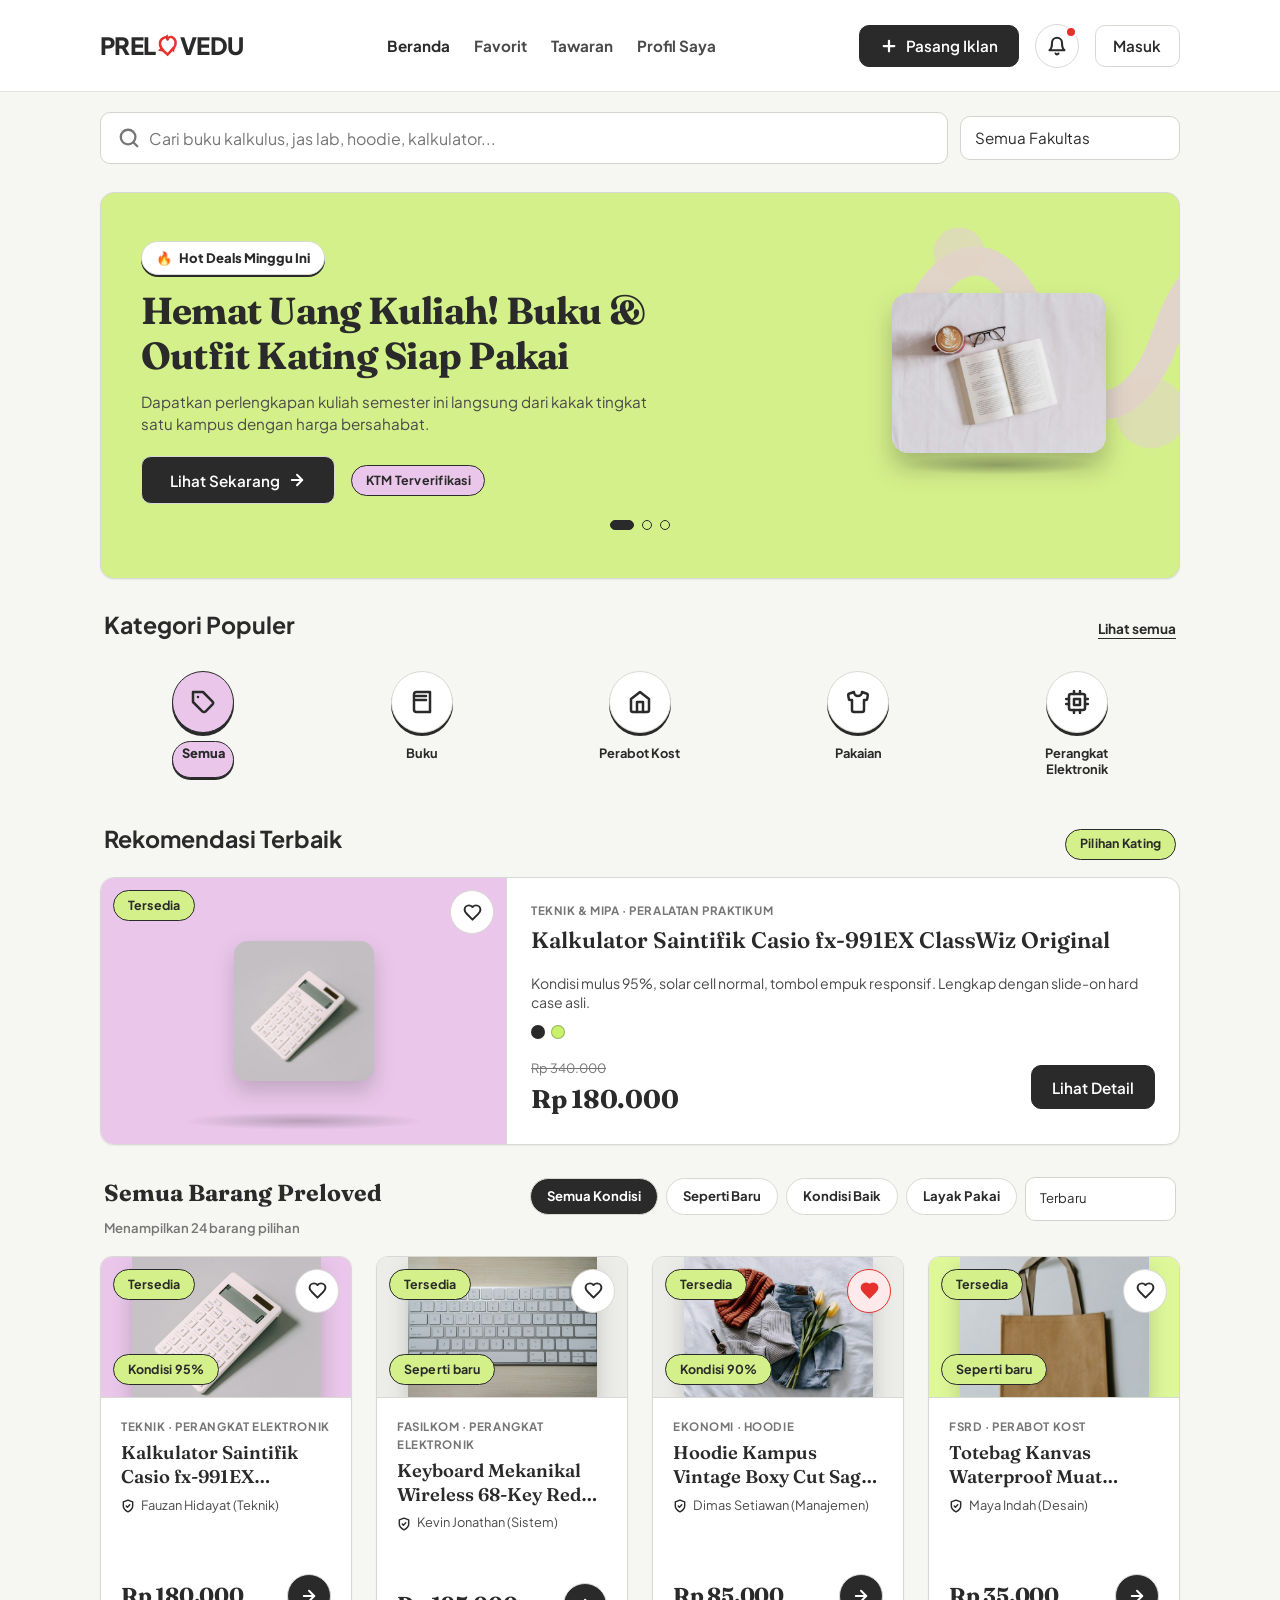
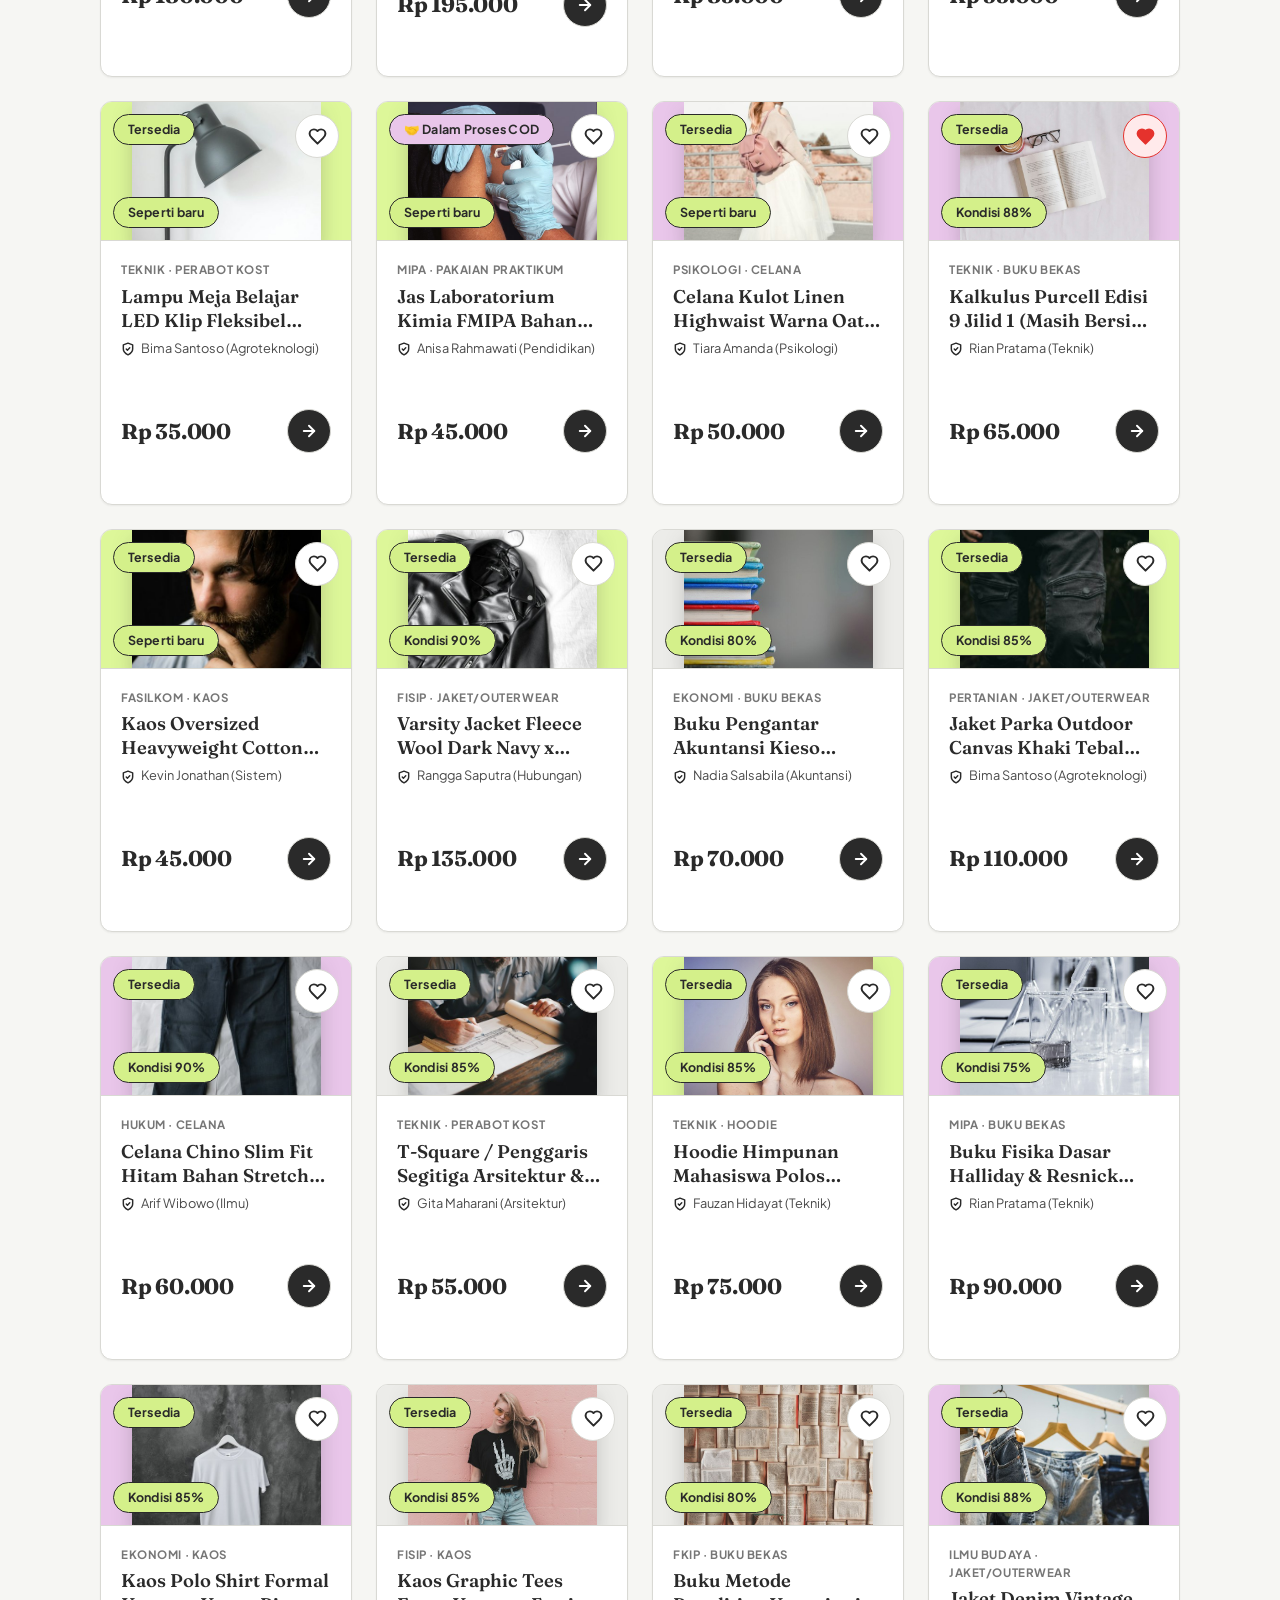
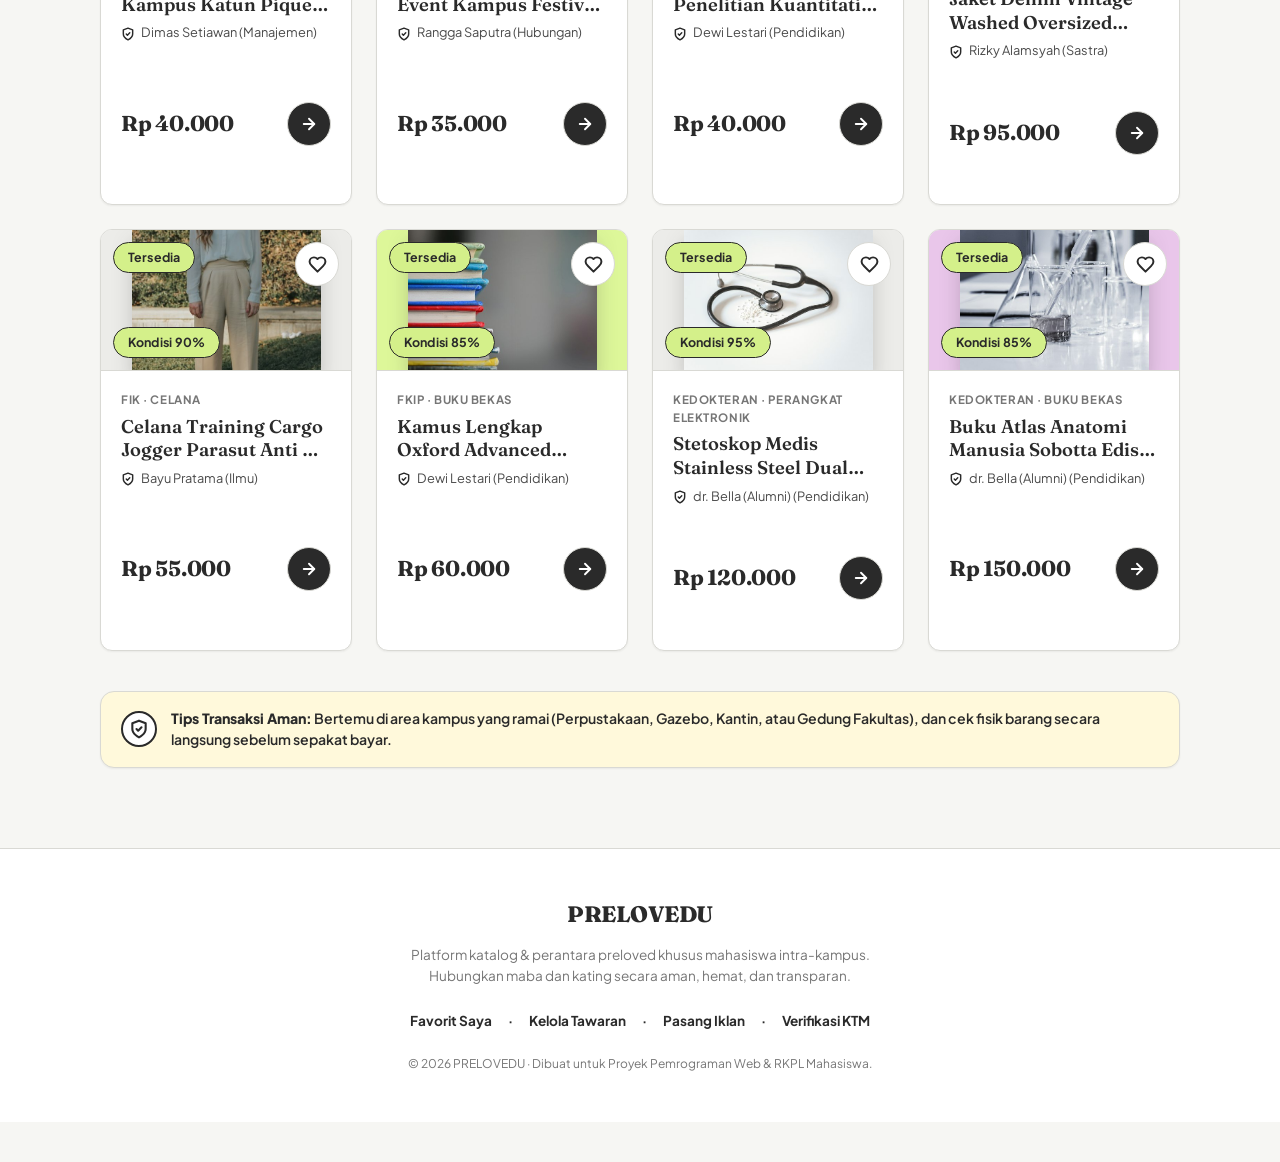
<file: web-preloved-unsil-main/index.html>
<!DOCTYPE html>
<html lang="id">
<head>
  <meta charset="UTF-8" />
  <meta name="viewport" content="width=device-width, initial-scale=1.0, maximum-scale=5.0" />
  <meta name="description" content="PRELOVEDU — Platform marketplace & katalog barang preloved khusus mahasiswa intra-kampus. Cari buku kuliah, jas lab, jaket himpunan murah dari kating." />
  <title>PRELOVEDU — Marketplace & Katalog Preloved Mahasiswa</title>

  <!-- Bootstrap 5 Grid & Utilities Foundation Only -->
  <link href="https://cdn.jsdelivr.net/npm/bootstrap@5.3.3/dist/css/bootstrap.min.css" rel="stylesheet" />

  <!-- PRELOVEDU Design Tokens & Custom Styles (Playful-Editorial) -->
  <link rel="stylesheet" href="assets/css/tokens.css" />
  <link rel="stylesheet" href="assets/css/base.css" />
  <link rel="stylesheet" href="assets/css/components.css" />
  <link rel="stylesheet" href="assets/css/pages.css" />
  <link rel="stylesheet" href="assets/css/refine.css" />
</head>
<body>

  <!-- 1. Header Sticky (Desktop & Top Bar Mobile) -->
  <div id="header-mount"></div>

  <!-- Konten Utama Aplikasi -->
  <main class="app-container" style="padding-top: 1.25rem;">

    <!-- Sapaan Pengguna & Baris Pencarian Cepat -->
    <section class="search-filter-section">
      <div class="search-bar-wrap">
        <span class="search-icon">
          <svg width="22" height="22" viewBox="0 0 24 24" fill="none" stroke="currentColor" stroke-width="2.5" stroke-linecap="round" stroke-linejoin="round">
            <circle cx="11" cy="11" r="8"></circle>
            <line x1="21" y1="21" x2="16.65" y2="16.65"></line>
          </svg>
        </span>
        <input type="text" 
               id="search-input" 
               class="input-pill" 
               placeholder="Cari buku kalkulus, jas lab, hoodie, kalkulator..." 
               autocomplete="off" />
      </div>

      <!-- Filter Fakultas (Dropdown Pill) -->
      <div class="faculty-dropdown-wrap">
        <select id="faculty-select" class="input-pill select-pill" aria-label="Filter berdasarkan Fakultas">
          <option value="Semua Fakultas">Semua Fakultas</option>
        </select>
      </div>
    </section>

    <!-- 2. Hero Banner "Hot Deals & Barang Kating" (Playful-Editorial Style) -->
    <section class="hero-banner" aria-label="Promo Unggulan">
      <!-- Ornamen Garis SVG Organik Lilac -->
      <svg class="hero-deco-squiggly" viewBox="0 0 200 200" fill="none" xmlns="http://www.w3.org/2000/svg">
        <path d="M20,100 C40,40 80,40 100,100 C120,160 160,160 180,100 C200,40 240,40 260,100" stroke="#E9C6EA" stroke-width="18" stroke-linecap="round"/>
        <circle cx="50" cy="50" r="16" fill="#E9C6EA" opacity="0.7"/>
        <circle cx="170" cy="150" r="22" fill="#E9C6EA" opacity="0.6"/>
      </svg>

      <div class="hero-banner-content">
        <div class="hero-text-col">
          <div class="hero-pill-tag">
            <span>🔥</span> Hot Deals Minggu Ini
          </div>
          <h1 class="hero-title">Hemat Uang Kuliah! Buku & Outfit Kating Siap Pakai</h1>
          <p class="hero-subtitle">
            Dapatkan perlengkapan kuliah semester ini langsung dari kakak tingkat satu kampus dengan harga bersahabat.
          </p>
          <div class="d-flex align-items-center gap-3">
            <a href="#katalog-section" class="btn-pill btn-pill-ink">
              <span>Lihat Sekarang</span>
              <svg width="18" height="18" viewBox="0 0 24 24" fill="none" stroke="currentColor" stroke-width="2.5" stroke-linecap="round" stroke-linejoin="round">
                <line x1="5" y1="12" x2="19" y2="12"></line>
                <polyline points="12 5 19 12 12 19"></polyline>
              </svg>
            </a>
            <span class="badge-pill badge-pill-lilac d-none d-sm-inline-flex">
              KTM Terverifikasi
            </span>
          </div>
        </div>

        <div class="hero-image-col">
          <div class="hero-featured-img-wrap">
            <img id="hero-img" src="assets/img/products/prd-001-1.jpg" alt="Buku Kalkulus Purcell Unggulan" class="hero-featured-img" style="border-radius: 16px; object-fit: cover;" />
            <div class="hero-featured-shadow"></div>
          </div>
        </div>
      </div>

      <!-- Carousel Dots Indicator -->
      <div class="carousel-dots">
        <button class="carousel-dot active" aria-label="Slide 1"></button>
        <button class="carousel-dot" aria-label="Slide 2"></button>
        <button class="carousel-dot" aria-label="Slide 3"></button>
      </div>
    </section>

    <!-- 3. Kategori Lingkaran (Horizontal Scrollable Chips) -->
    <section class="category-section" aria-label="Kategori Barang">
      <div class="section-header">
        <h2 class="section-title">
          <span>Kategori Populer</span>
        </h2>
        <a href="#katalog-section" class="section-link">Lihat semua</a>
      </div>
      
      <!-- List chip kategori bulat horizontal -->
      <div id="categories-container" class="category-chips-grid"></div>
    </section>

    <!-- 4. Featured Product (Kartu Horizontal Gaya Editorial) -->
    <section class="featured-section" aria-label="Produk Pilihan Khusus">
      <div class="section-header">
        <h2 class="section-title">
          <span>Rekomendasi Terbaik</span>
        </h2>
        <span class="badge-pill badge-pill-lime">Pilihan Kating</span>
      </div>

      <div class="featured-card">
        <div class="featured-card-media">
          <span class="badge-pill badge-pill-lime badge-status" style="position: absolute; top: 12px; left: 12px; z-index: 3;">Tersedia</span>
          <button type="button" class="btn-circle btn-circle-white btn-favorite" data-fav-id="prd-004" style="position: absolute; top: 12px; right: 12px; z-index: 3;" aria-label="Simpan Kalkulator Casio ke favorit" title="Simpan ke favorit">
            <svg width="19" height="19" viewBox="0 0 24 24" fill="none" stroke="currentColor" stroke-width="2.5" stroke-linecap="round" stroke-linejoin="round">
              <path d="M19 14c1.49-1.46 3-3.21 3-5.5A5.5 5.5 0 0 0 16.5 3c-1.76 0-3 .5-4.5 2-1.5-1.5-2.74-2-4.5-2A5.5 5.5 0 0 0 2 8.5c0 2.3 1.5 4.05 3 5.5l7 7Z"></path>
            </svg>
          </button>
          <a href="pages/detail.html?id=prd-004" class="d-flex align-items-center justify-content-center w-100 h-100" aria-label="Lihat detail Kalkulator Casio fx-991EX" tabindex="-1">
            <img src="assets/img/products/prd-004-1.jpg" alt="Kalkulator Casio fx-991EX" style="border-radius: 14px; object-fit: cover;" />
            <div class="product-thumb-shadow"></div>
          </a>
        </div>
        <div class="featured-card-content">
          <div>
            <div class="product-faculty-tag">Teknik & MIPA · Peralatan Praktikum</div>
            <h3 class="product-title" style="font-size:1.4rem;">
              <a href="pages/detail.html?id=prd-004">Kalkulator Saintifik Casio fx-991EX ClassWiz Original</a>
            </h3>
            <p style="color:var(--ink-light); font-size:0.88rem; line-height:1.4; margin-bottom:0.75rem;">
              Kondisi mulus 95%, solar cell normal, tombol empuk responsif. Lengkap dengan slide-on hard case asli.
            </p>
            <div class="color-swatches-row">
              <span class="color-swatch-dot" style="background:#2A2A2A;" title="Warna Charcoal"></span>
              <span class="color-swatch-dot" style="background:#C9F26B;" title="Aksen Lime"></span>
            </div>
          </div>
          
          <div class="product-card-footer">
            <div>
              <span style="font-size:0.8rem; text-decoration:line-through; color:var(--ink-muted);">Rp 340.000</span>
              <div class="product-price-val" style="font-size:1.6rem; color:var(--ink);">Rp 180.000</div>
            </div>
            <a href="pages/detail.html?id=prd-004" class="btn-pill btn-pill-lime" style="min-height:44px; padding:0.5rem 1.25rem;">
              <span>Lihat Detail</span>
            </a>
          </div>
        </div>
      </div>
    </section>

    <!-- 5. Katalog Utama & Filter Tambahan -->
    <section id="katalog-section" aria-label="Katalog Semua Produk">
      <div class="section-header flex-wrap gap-2">
        <div>
          <h2 class="section-title">Semua Barang Preloved</h2>
          <span id="products-count" style="font-size:0.82rem; color:var(--ink-muted); font-weight:600;">
            Menampilkan 24 barang pilihan
          </span>
        </div>

        <!-- Filter Chips Kondisi & Sorting -->
        <div class="d-flex align-items-center gap-2 flex-wrap">
          <div class="filter-pills-row">
            <button type="button" class="chip-filter active" data-condition="all">Semua Kondisi</button>
            <button type="button" class="chip-filter" data-condition="seperti_baru">Seperti Baru</button>
            <button type="button" class="chip-filter" data-condition="baik">Kondisi Baik</button>
            <button type="button" class="chip-filter" data-condition="layak_pakai">Layak Pakai</button>
          </div>

          <!-- Urutan -->
          <select id="sort-select" class="input-pill select-pill" style="height:38px; padding:0.25rem 2.25rem 0.25rem 0.85rem; font-size:0.82rem; width:auto;" aria-label="Urutkan Produk">
            <option value="terbaru">Terbaru</option>
            <option value="termurah">Harga Termurah</option>
            <option value="termahal">Harga Tertinggi</option>
          </select>
        </div>
      </div>

      <!-- Grid Produk Dinamis -->
      <div id="products-grid" class="products-grid">
        <!-- Skeleton Loading Awal -->
        <div class="skeleton-box" style="height: 320px;"></div>
        <div class="skeleton-box" style="height: 320px;"></div>
        <div class="skeleton-box" style="height: 320px;"></div>
        <div class="skeleton-box" style="height: 320px;"></div>
      </div>
    </section>

    <!-- 6. Pengingat Keamanan Ramah (Wajib Sesuai Bagian 2) -->
    <section class="safety-banner" role="note" aria-label="Pengingat Keamanan Transaksi">
      <div class="safety-icon">
        <svg width="20" height="20" viewBox="0 0 24 24" fill="none" stroke="#2A2A2A" stroke-width="2.5" stroke-linecap="round" stroke-linejoin="round">
          <path d="M12 22s8-4 8-10V5l-8-3-8 3v7c0 6 8 10 8 10z"></path>
          <path d="m9 12 2 2 4-4"></path>
        </svg>
      </div>
      <div>
        <strong>Tips Transaksi Aman:</strong> Bertemu di area kampus yang ramai (Perpustakaan, Gazebo, Kantin, atau Gedung Fakultas), dan cek fisik barang secara langsung sebelum sepakat bayar.
      </div>
    </section>

  </main>

  <!-- 7. Footer Informatif -->
  <footer class="app-footer">
    <div class="app-container">
      <div class="footer-brand">
        <!-- Logo Text -->
        <span style="font-family:var(--font-serif); font-size:1.4rem; font-weight:800; letter-spacing:-0.02em;">PRELOVEDU</span>
      </div>
      <p class="footer-text">
        Platform katalog & perantara preloved khusus mahasiswa intra-kampus. Hubungkan maba dan kating secara aman, hemat, dan transparan.
      </p>
      <div class="d-flex justify-content-center gap-3" style="font-size:0.85rem; font-weight:700;">
        <a href="pages/favorit.html">Favorit Saya</a>
        <span>·</span>
        <a href="pages/tawaran.html">Kelola Tawaran</a>
        <span>·</span>
        <a href="pages/jual.html">Pasang Iklan</a>
        <span>·</span>
        <a href="pages/profil.html">Verifikasi KTM</a>
      </div>
      <div style="font-size:0.75rem; color:var(--ink-muted); margin-top:1.5rem;">
        © 2026 PRELOVEDU · Dibuat untuk Proyek Pemrograman Web & RKPL Mahasiswa.
      </div>
    </div>
  </footer>

  <!-- 8. Bottom Navigation Bar Mobile -->
  <div id="bottom-nav-mount"></div>

  <!-- JavaScript Modules -->
  <script type="module" src="assets/js/main.js"></script>
</body>
</html>
</file>
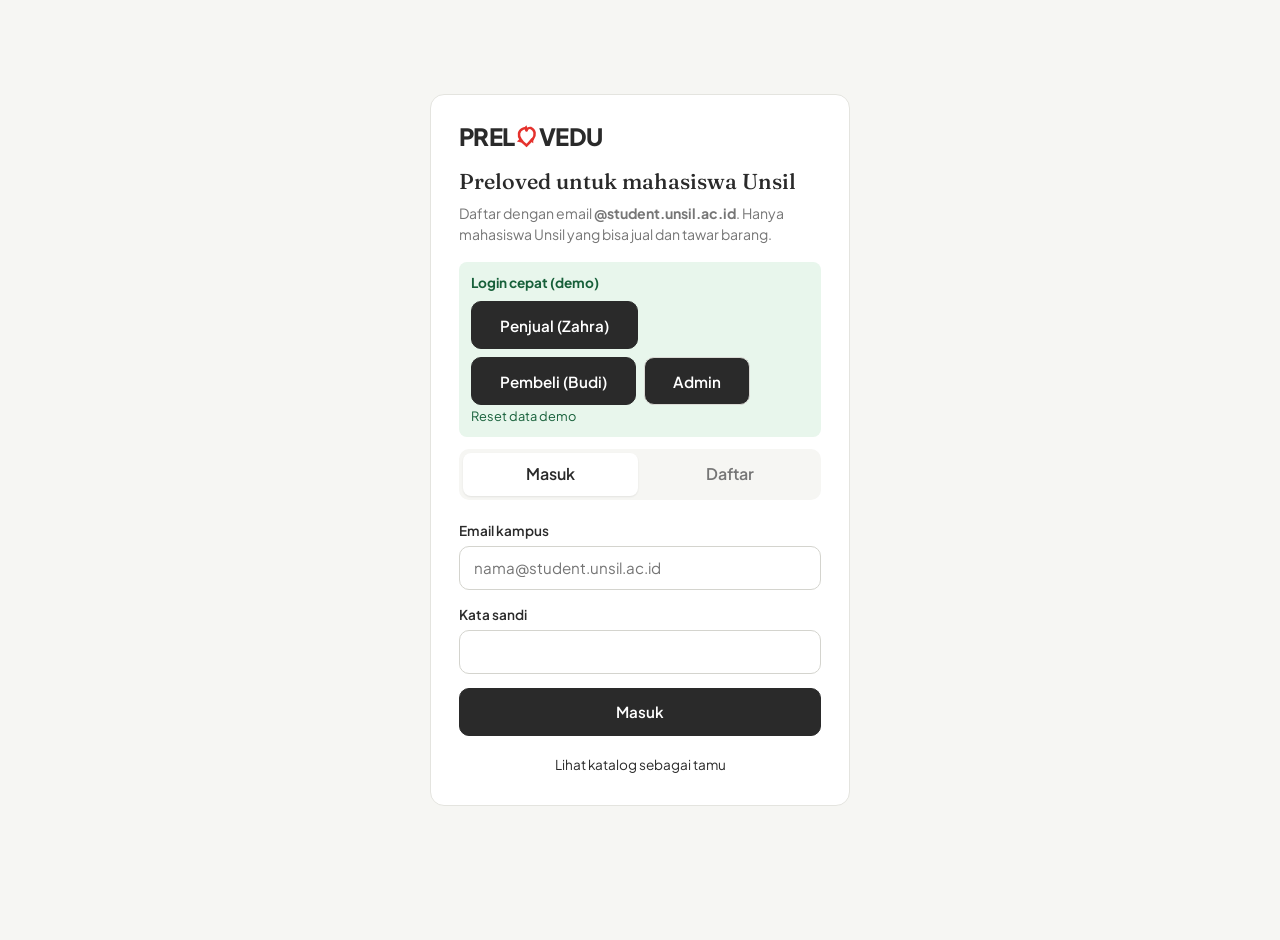
<file: web-preloved-unsil-main/pages/admin.html>
<!DOCTYPE html><html lang="id"><head><meta charset="UTF-8"><meta name="viewport" content="width=device-width, initial-scale=1.0"><title>Admin — PRELOVEDU</title><link href="https://cdn.jsdelivr.net/npm/bootstrap@5.3.3/dist/css/bootstrap.min.css" rel="stylesheet"><link rel="stylesheet" href="../assets/css/tokens.css"><link rel="stylesheet" href="../assets/css/base.css"><link rel="stylesheet" href="../assets/css/components.css"><link rel="stylesheet" href="../assets/css/pages.css"><link rel="stylesheet" href="../assets/css/refine.css"></head>
<body><div id="header-mount"></div>
<main class="app-container" style="padding-block:24px">
<h1 style="font-size:1.4rem;font-family:var(--font-serif);margin-bottom:16px">Dasbor Admin</h1>
<div class="stats" id="stats"></div>
<section class="panel"><h2>🔔 Notifikasi transaksi</h2><div id="notifs"></div></section>
<section class="panel"><h2>Akun mahasiswa</h2><div id="users"></div></section>
<section class="panel"><h2>Moderasi iklan</h2><div id="prods"></div></section>
</main><div id="bottom-nav-mount"></div>
<script type="module">
import {renderHeader,renderBottomNav,showToast} from '../assets/js/components/navbar.js';
import {getProducts,saveProducts,getOffers,getNotifs,saveNotifs} from '../assets/js/services/storage.js';
import {getUsers,saveUsers} from '../assets/js/services/auth.js';
document.getElementById('header-mount').innerHTML=renderHeader('admin','../');
document.getElementById('bottom-nav-mount').innerHTML=renderBottomNav('profil','../');
const esc=s=>String(s??'').replace(/[&<>"]/g,c=>({'&':'&amp;','<':'&lt;','>':'&gt;','"':'&quot;'}[c]));
function draw(){
  const U=getUsers().filter(u=>u.role!=='admin'),P=getProducts(),O=getOffers();
  document.getElementById('stats').innerHTML=[[U.length,'Akun mahasiswa'],[P.filter(p=>p.status!=='terjual').length,'Iklan aktif'],[O.filter(o=>o.status==='diterima').length,'Tawaran diterima'],[P.filter(p=>p.status==='terjual').length,'Barang terjual']].map(([n,l])=>'<div class="stat"><b>'+n+'</b><span>'+l+'</span></div>').join('');
  const N=getNotifs();
  document.getElementById('notifs').innerHTML=N.map(n=>'<div class="row-item" style="'+(n.read?'opacity:.5':'')+'"><div><b>'+(n.read?'':'● ')+'Transaksi selesai</b><small>'+esc(n.text)+'</small></div>'+(P.some(p=>p.id===n.productId)?'<button class="btn-sm2 danger" data-np="'+n.productId+'" data-n="'+n.id+'">Hapus dari katalog</button>':'<small>Sudah dihapus</small>')+'</div>').join('')||'<div class="row-item">Belum ada notifikasi.</div>';
  document.getElementById('users').innerHTML=U.map(u=>'<div class="row-item"><div><b>'+esc(u.name)+'</b><small>'+esc(u.email)+' · '+(u.verified?'Terverifikasi':'Belum verifikasi')+(u.suspended?' · Dinonaktifkan':'')+'</small>'+(u.ktmImage?'<br><a href="#" onclick="window.open(\''+u.ktmImage+'\')">Lihat KTM</a>':'')+'</div><div><button class="btn-sm2 '+(u.verified?'':'success')+'" data-v="'+u.id+'">'+(u.verified?'Verifikasi Ulang':'Verifikasi')+'</button><button class="btn-sm2'+(u.suspended?'':' danger')+'" data-u="'+u.id+'">'+(u.suspended?'Aktifkan':'Nonaktifkan')+'</button></div></div>').join('')||'<div class="row-item">Belum ada akun.</div>';
  document.getElementById('prods').innerHTML=P.map(p=>'<div class="row-item"><div><b>'+esc(p.title)+'</b><small>Rp '+Number(p.price||0).toLocaleString('id-ID')+' · '+esc(p.status)+'</small></div><button class="btn-sm2 danger" data-p="'+p.id+'">Hapus</button></div>').join('');
}
document.addEventListener('click',e=>{
  const np=e.target.closest('[data-np]');
  if(np){saveProducts(getProducts().filter(i=>i.id!==np.dataset.np));saveNotifs(getNotifs().map(n=>n.id===np.dataset.n?{...n,read:true}:n));showToast('Barang terjual dihapus dari katalog');draw();return;}
  const u=e.target.closest('[data-u]'),v=e.target.closest('[data-v]'),p=e.target.closest('[data-p]');
  if(u){const a=getUsers(),x=a.find(i=>i.id===u.dataset.u);x.suspended=!x.suspended;saveUsers(a);showToast(x.suspended?'Akun dinonaktifkan':'Akun diaktifkan');draw();}
  if(v){const a=getUsers(),x=a.find(i=>i.id===v.dataset.v);x.verified=!x.verified;saveUsers(a);showToast(x.verified?'Akun terverifikasi':'Verifikasi dibatalkan');draw();}
  if(p&&confirm('Hapus iklan ini?')){saveProducts(getProducts().filter(i=>i.id!==p.dataset.p));showToast('Iklan dihapus');draw();}
});
draw();setInterval(draw,1500);
</script></body></html>
</file>
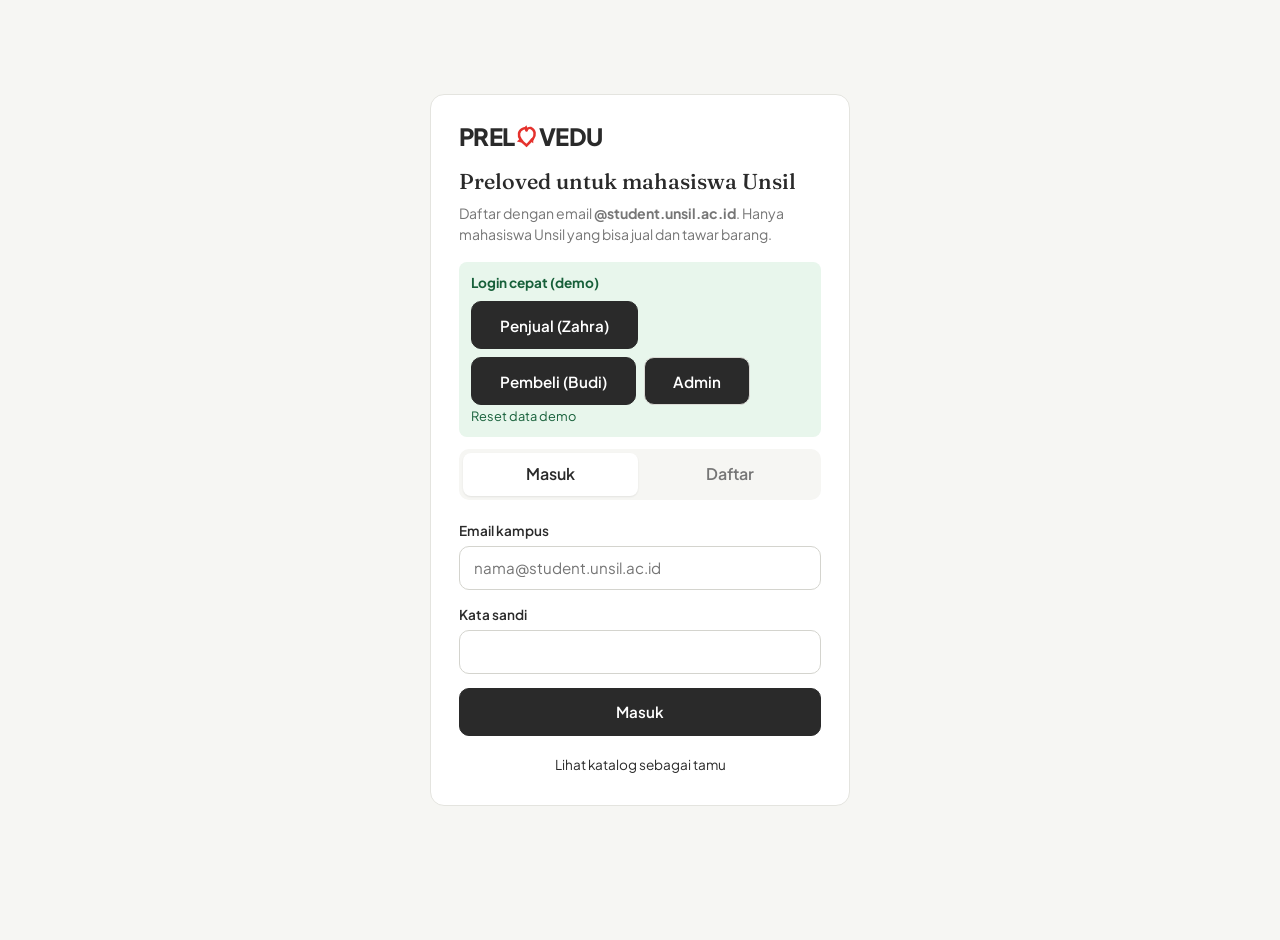
<file: web-preloved-unsil-main/pages/favorit.html>
<!DOCTYPE html>
<html lang="id">
<head>
  <meta charset="UTF-8" />
  <meta name="viewport" content="width=device-width, initial-scale=1.0, maximum-scale=5.0" />
  <title>Favorit Saya — PRELOVEDU</title>

  <link href="https://cdn.jsdelivr.net/npm/bootstrap@5.3.3/dist/css/bootstrap.min.css" rel="stylesheet" />
  <link rel="stylesheet" href="../assets/css/tokens.css" />
  <link rel="stylesheet" href="../assets/css/base.css" />
  <link rel="stylesheet" href="../assets/css/components.css" />
  <link rel="stylesheet" href="../assets/css/pages.css" />
  <link rel="stylesheet" href="../assets/css/refine.css" />
</head>
<body>

  <!-- Top Header Mount -->
  <div id="header-mount"></div>

  <main class="app-container" style="padding-top: 1.5rem; max-width: 860px;">
    <!-- Header Halaman Favorit -->
    <div class="d-flex align-items-center justify-content-between mb-4">
      <div class="d-flex align-items-center gap-3">
        <a href="../index.html" class="btn-circle btn-circle-white" aria-label="Kembali ke Beranda">
          <svg width="20" height="20" viewBox="0 0 24 24" fill="none" stroke="currentColor" stroke-width="2.5" stroke-linecap="round" stroke-linejoin="round">
            <line x1="19" y1="12" x2="5" y2="12"></line>
            <polyline points="12 19 5 12 12 5"></polyline>
          </svg>
        </a>
        <h1 class="hero-title" style="font-size: 1.8rem; margin-bottom: 0;">Favorit Saya</h1>
      </div>
      <span id="fav-count-badge" class="badge-pill badge-pill-lilac">0 Barang Tersimpan</span>
    </div>

    <!-- Daftar Produk Favorit -->
    <div id="favorites-list" class="d-flex flex-column gap-3 mb-4">
      <!-- Loading Skeleton -->
      <div class="skeleton-box" style="height: 120px; border-radius: var(--radius-card);"></div>
      <div class="skeleton-box" style="height: 120px; border-radius: var(--radius-card);"></div>
    </div>

    <!-- Tombol Jelajahi Lagi -->
    <div class="text-center pt-2 pb-5">
      <a href="../index.html" class="btn-pill btn-pill-lime">
        <span>Telusuri Katalog Lainnya</span>
        <svg width="18" height="18" viewBox="0 0 24 24" fill="none" stroke="currentColor" stroke-width="2.5" stroke-linecap="round" stroke-linejoin="round">
          <line x1="5" y1="12" x2="19" y2="12"></line>
          <polyline points="12 5 19 12 12 19"></polyline>
        </svg>
      </a>
    </div>
  </main>

  <!-- Bottom Navigation Mount -->
  <div id="bottom-nav-mount"></div>

  <script type="module">
    import { renderHeader, renderBottomNav, showToast } from '../assets/js/components/navbar.js';
    import { renderFavicon } from '../assets/js/components/logo.js';
    import { getFavorites, getProducts, toggleFavorite } from '../assets/js/services/storage.js';
    import { formatRupiah } from '../assets/js/components/product-card.js';
    import { icons } from '../assets/js/components/icons.js';

    function init() {
      // Favicon
      const linkFavicon = document.createElement('link');
      linkFavicon.rel = 'icon';
      linkFavicon.type = 'image/svg+xml';
      linkFavicon.href = renderFavicon();
      document.head.appendChild(linkFavicon);

      // Render Navs
      document.getElementById('header-mount').innerHTML = renderHeader('favorit', '../');
      document.getElementById('bottom-nav-mount').innerHTML = renderBottomNav('favorit', '../');

      renderFavoriteItems();

      // Sinkronisasi antar-tab dan event lokal
      window.addEventListener('favoritesUpdated', renderFavoriteItems);
      window.addEventListener('productsUpdated', renderFavoriteItems);
      window.addEventListener('storage', (e) => {
        if (e.key === 'prelovedu_favorites' || e.key === 'prelovedu_products') {
          renderFavoriteItems();
        }
      });
    }

    if (document.readyState === 'loading') {
      document.addEventListener('DOMContentLoaded', init);
    } else {
      init();
    }

    function renderFavoriteItems() {
      const container = document.getElementById('favorites-list');
      const countBadge = document.getElementById('fav-count-badge');
      const favIds = getFavorites();
      const allProducts = getProducts();
      const favProducts = allProducts.filter(p => favIds.includes(p.id));

      if (countBadge) {
        countBadge.textContent = `${favProducts.length} Barang Tersimpan`;
      }

      if (favProducts.length === 0) {
        container.innerHTML = `
          <div class="empty-state-card">
            <div class="empty-state-icon" style="color:var(--heart-red);">
              ${icons.heart(32, 2.5, false)}
            </div>
            <h3 style="font-family:var(--font-serif); font-size:1.35rem; margin-bottom:0.5rem;">Belum Ada Barang Favorit</h3>
            <p style="color:var(--ink-muted); font-size:0.9rem; margin-bottom:1.5rem;">
              Simpan barang-barang yang kamu taksir dengan menekan ikon hati di katalog agar mudah dipantau.
            </p>
            <a href="../index.html" class="btn-pill btn-pill-lime">
              Mulai Eksplorasi
            </a>
          </div>
        `;
        return;
      }

      container.innerHTML = favProducts.map(item => {
        const status = item.status || 'tersedia';
        let statusBadge = '<span class="badge-pill badge-pill-lime" style="font-size:0.72rem; padding:0.2rem 0.6rem; margin-bottom:0.35rem;">Tersedia</span>';
        let actionBtn = `
          <a href="detail.html?id=${item.id}" class="btn-pill btn-pill-lime" style="min-height:38px; padding:0.4rem 1.15rem; font-size:0.88rem;">
            Tawar Sekarang
          </a>
        `;

        if (status === 'dalam_proses_cod') {
          statusBadge = '<span class="badge-pill badge-pill-lilac" style="font-size:0.72rem; padding:0.2rem 0.6rem; margin-bottom:0.35rem;">🤝 Dalam Proses COD</span>';
        } else if (status === 'terjual') {
          statusBadge = '<span class="badge-pill" style="background:#374151; color:#fff; font-size:0.72rem; padding:0.2rem 0.6rem; margin-bottom:0.35rem;">✓ Terjual</span>';
          actionBtn = `
            <button type="button" class="btn-pill btn-pill-outline" style="min-height:38px; padding:0.4rem 1.15rem; font-size:0.88rem; opacity:0.6; cursor:not-allowed;" disabled>
              Barang Terjual
            </button>
          `;
        }

        return `
        <article class="featured-card ${status === 'terjual' ? 'is-sold' : ''}" style="margin-bottom:0;" data-id="${item.id}">
          <div class="featured-card-media" style="width:130px; min-height:120px; padding:0.75rem;">
            <img src="../${item.images[0]}" alt="${item.title}" style="max-height:85px;" />
          </div>
          <div class="featured-card-content" style="padding:1rem 1.25rem;">
            <div class="d-flex justify-content-between align-items-start gap-2">
              <div>
                <div class="d-flex align-items-center gap-2 flex-wrap mb-1">
                  ${statusBadge}
                  <span class="badge-pill badge-pill-lime" style="font-size:0.72rem; padding:0.2rem 0.6rem; margin-bottom:0.35rem;">
                    ${item.conditionBadge || item.condition}
                  </span>
                </div>
                <h3 class="product-title" style="font-size:1.15rem; min-height:auto; margin-bottom:0.35rem;">
                  <a href="detail.html?id=${item.id}">${item.title}</a>
                </h3>
                <div style="font-size:0.8rem; color:var(--ink-muted);">Penjual: ${item.seller.name} (${item.faculty})</div>
              </div>

              <!-- Tombol Hapus dari Favorit -->
              <button type="button" class="btn-circle btn-circle-white btn-remove-fav" data-id="${item.id}" aria-label="Hapus dari favorit" title="Hapus dari favorit">
                ${icons.x(18, 2.5)}
              </button>
            </div>

            <div class="d-flex align-items-center justify-content-between mt-3 pt-2" style="border-top:1.5px dashed rgba(42,42,42,0.15);">
              <div class="product-price-val" style="font-size:1.35rem;">${formatRupiah(item.price)}</div>
              ${actionBtn}
            </div>
          </div>
        </article>
      `;
      }).join('');

      // Listener tombol hapus
      container.querySelectorAll('.btn-remove-fav').forEach(btn => {
        btn.addEventListener('click', () => {
          const id = btn.getAttribute('data-id');
          toggleFavorite(id);
          showToast('Barang dihapus dari daftar Favorit');
          renderFavoriteItems();
        });
      });
    }
  </script>
</body>
</html>
</file>
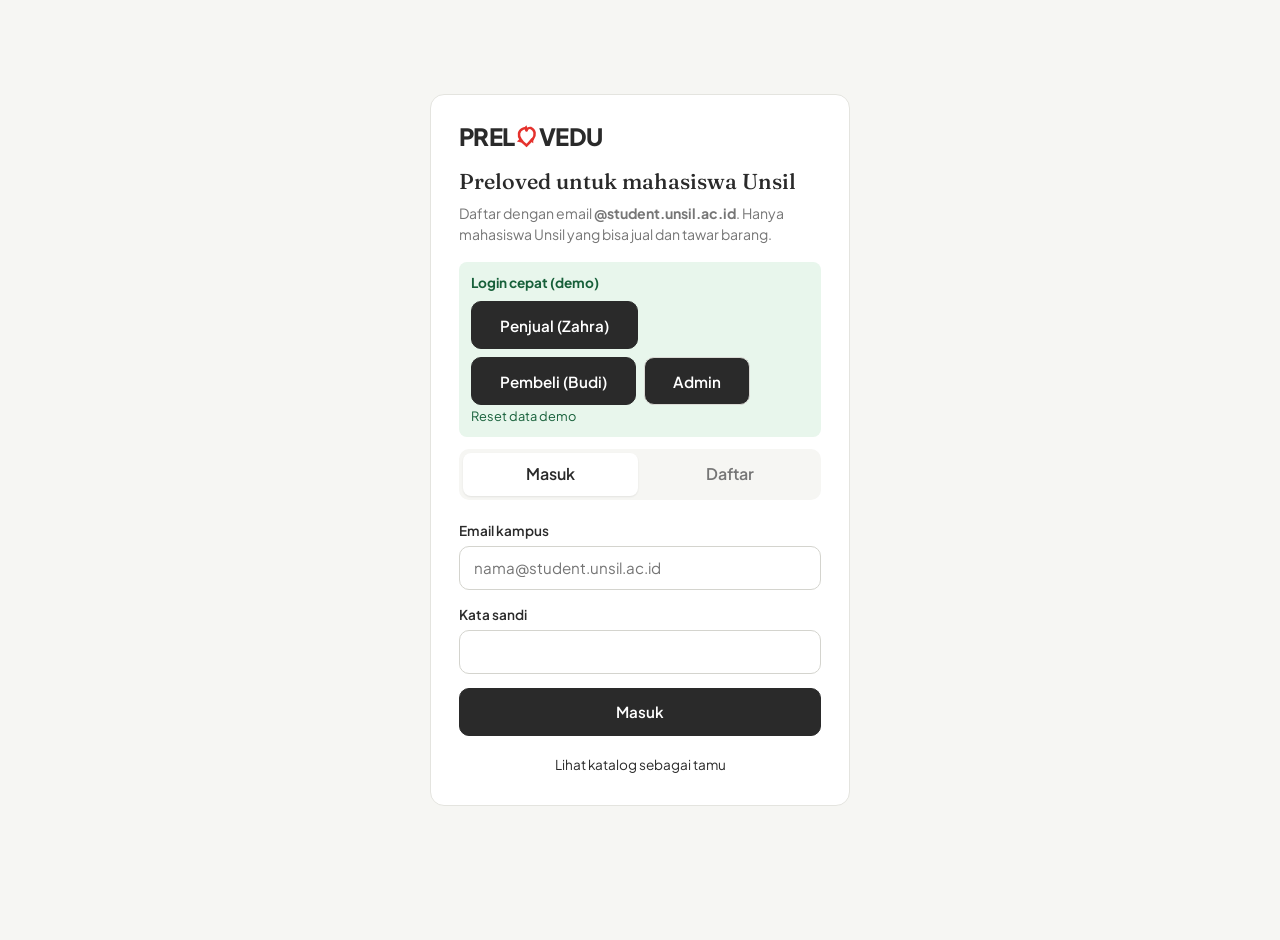
<file: web-preloved-unsil-main/pages/login.html>
<!DOCTYPE html><html lang="id"><head><meta charset="UTF-8"><meta name="viewport" content="width=device-width, initial-scale=1.0"><title>Masuk — PRELOVEDU</title><link href="https://cdn.jsdelivr.net/npm/bootstrap@5.3.3/dist/css/bootstrap.min.css" rel="stylesheet"><link rel="stylesheet" href="../assets/css/tokens.css"><link rel="stylesheet" href="../assets/css/base.css"><link rel="stylesheet" href="../assets/css/components.css"><link rel="stylesheet" href="../assets/css/pages.css"><link rel="stylesheet" href="../assets/css/refine.css"></head>
<body><div class="auth-wrap"><div class="auth-card">
<div id="logo" class="mb-3"></div>
<h1 style="font-size:1.35rem;font-family:var(--font-serif)">Preloved untuk mahasiswa Unsil</h1>
<p style="font-size:.88rem;color:var(--ink-muted)">Daftar dengan email <b>@student.unsil.ac.id</b>. Hanya mahasiswa Unsil yang bisa jual dan tawar barang.</p>
<div class="msg ok" style="margin-bottom:12px"><b>Login cepat (demo)</b><div class="d-flex gap-2 flex-wrap mt-2"><button type="button" class="btn-pill btn-pill-lime" data-q="zahra@student.unsil.ac.id|demo1234">Penjual (Zahra)</button><button type="button" class="btn-pill btn-pill-lime" data-q="budi@student.unsil.ac.id|demo1234">Pembeli (Budi)</button><button type="button" class="btn-pill btn-pill-ink" data-q="admin@unsil.ac.id|admin123">Admin</button></div><a href="#" id="reset-demo" style="font-size:.8rem">Reset data demo</a></div>
<div class="auth-tabs"><button id="t-in" class="on" type="button">Masuk</button><button id="t-up" type="button">Daftar</button></div>
<div id="msg"></div>
<form id="f-in"><div class="field"><label>Email kampus</label><input class="input-pill" type="email" id="i-email" placeholder="nama@student.unsil.ac.id" required></div>
<div class="field"><label>Kata sandi</label><input class="input-pill" type="password" id="i-pass" required></div>
<button class="btn-pill btn-pill-lime w-100 justify-content-center" type="submit">Masuk</button></form>
<form id="f-up" hidden><div class="field"><label>Nama lengkap</label><input class="input-pill" id="u-name" required></div>
<div class="field"><label>Email kampus</label><input class="input-pill" type="email" id="u-email" placeholder="nama@student.unsil.ac.id" required></div>
<div class="field"><label>Nomor WhatsApp</label><input class="input-pill" id="u-phone" inputmode="tel" placeholder="08xxxxxxxxxx" required></div>
<div class="field"><label>Foto KTM</label><input class="input-pill" type="file" id="u-ktm" accept="image/*" required></div>
<div class="field"><label>Kata sandi (min. 6 karakter)</label><input class="input-pill" type="password" id="u-pass" required></div>
<button class="btn-pill btn-pill-lime w-100 justify-content-center" type="submit">Daftar</button></form>
<form id="f-vf" hidden><p style="font-size:.88rem">Masukkan kode 6 digit untuk memverifikasi email <b id="vf-email"></b>.</p>
<div id="demo-code" class="msg ok"></div>
<div class="field"><input class="input-pill" id="v-code" inputmode="numeric" maxlength="6" placeholder="000000" required></div>
<button class="btn-pill btn-pill-lime w-100 justify-content-center" type="submit">Verifikasi</button></form>
<p class="text-center mt-3 mb-0"><a href="../index.html" style="font-size:.85rem">Lihat katalog sebagai tamu</a></p>
</div></div>
<script type="module">
import {getWordmarkLogo} from '../assets/js/components/logo.js';
import {register,verify,login,seedUsers} from '../assets/js/services/auth.js';
seedUsers();
const $=id=>document.getElementById(id); $('logo').innerHTML=getWordmarkLogo({height:28});
let pending='';
const show=(w)=>{['f-in','f-up','f-vf'].forEach(i=>$(i).hidden=i!==w);$('t-in').classList.toggle('on',w==='f-in');$('t-up').classList.toggle('on',w==='f-up');};
const say=(t,c='err')=>$('msg').innerHTML=t?'<div class="msg '+c+'">'+t+'</div>':'';
const done=u=>location.href=u.role==='admin'?'admin.html':'../index.html';
$('t-in').onclick=()=>{say('');show('f-in')};$('t-up').onclick=()=>{say('');show('f-up')};
$('f-in').onsubmit=e=>{e.preventDefault();try{done(login($('i-email').value,$('i-pass').value))}catch(x){say(x.message);if(x.needVerify){pending=$('i-email').value;$('vf-email').textContent=pending;$('demo-code').textContent='Mode demo: daftar ulang untuk mendapat kode baru.';show('f-vf')}}};
$('f-up').onsubmit=async e=>{e.preventDefault();
  const file = $('u-ktm').files[0];
  if (!file) { say('Foto KTM harus diunggah'); return; }
  const reader = new FileReader();
  reader.onload = async (ev) => {
    try {
      const c = register({ name:$('u-name').value, email:$('u-email').value, phone:$('u-phone').value, password:$('u-pass').value, ktmImage: ev.target.result });
      pending=$('u-email').value;
      $('vf-email').textContent=pending;
      $('demo-code').textContent='Mode demo. Kode verifikasimu: '+c;
      say('');show('f-vf');
    } catch(x) { say(x.message); }
  };
  reader.readAsDataURL(file);
};
$('f-vf').onsubmit=e=>{e.preventDefault();try{done(verify(pending,$('v-code').value))}catch(x){say(x.message)}};
document.querySelectorAll('[data-q]').forEach(b=>b.onclick=()=>{const [m,p]=b.dataset.q.split('|');try{done(login(m,p))}catch(x){say(x.message)}});
$('reset-demo').onclick=ev=>{ev.preventDefault();if(!confirm('Reset semua data demo?'))return;Object.keys(localStorage).filter(k=>k.startsWith('prelovedu_')).forEach(k=>localStorage.removeItem(k));location.reload()};
</script></body></html>
</file>
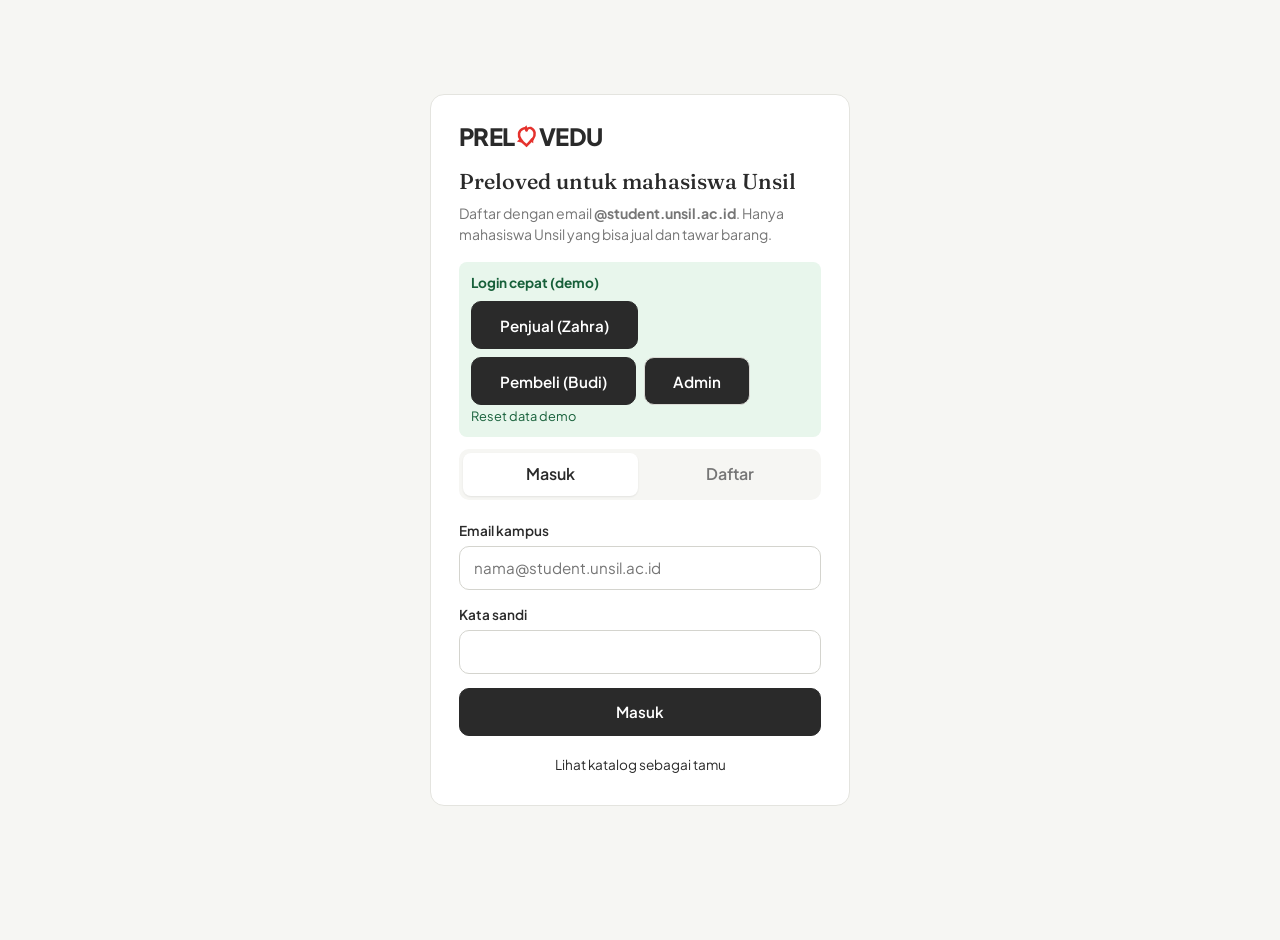
<file: web-preloved-unsil-main/pages/profil.html>
<!DOCTYPE html>
<html lang="id">
<head>
  <meta charset="UTF-8" />
  <meta name="viewport" content="width=device-width, initial-scale=1.0, maximum-scale=5.0" />
  <title>Profil Saya — PRELOVEDU</title>

  <link href="https://cdn.jsdelivr.net/npm/bootstrap@5.3.3/dist/css/bootstrap.min.css" rel="stylesheet" />
  <link rel="stylesheet" href="../assets/css/tokens.css" />
  <link rel="stylesheet" href="../assets/css/base.css" />
  <link rel="stylesheet" href="../assets/css/components.css" />
  <link rel="stylesheet" href="../assets/css/pages.css" />
  <link rel="stylesheet" href="../assets/css/refine.css" />
</head>
<body>

  <!-- Top Header Mount -->
  <div id="header-mount"></div>

  <main class="app-container" style="padding-top: 1.5rem; max-width: 680px;">
    <!-- Kartu Profil Utama -->
    <div class="card p-4 mb-4" style="border: var(--border-thick); border-radius: var(--radius-card); background: #fff; box-shadow: var(--shadow-flat);">
      <div class="d-flex align-items-center gap-3 mb-3">
        <div class="avatar-circle" style="width: 70px; height: 70px; font-size: 1.5rem; background: var(--lilac);">
          ZP
        </div>
        <div>
          <h1 class="hero-title" style="font-size: 1.5rem; margin-bottom: 0.2rem;" id="user-display-name">
            Zahra Putri
          </h1>
          <div class="d-flex align-items-center gap-2">
            <span class="badge-pill badge-verified" id="badge-ktm-status">✓ KTM Terverifikasi</span>
            <span style="font-size: 0.8rem; color: var(--ink-muted);" id="user-display-email">zahra@student.ac.id</span>
          </div>
        </div>
      </div>

      <div class="pt-3" style="border-top: 1.5px dashed rgba(42,42,42,0.15); font-size: 0.9rem;">
        <div class="d-flex justify-content-between py-1">
          <span class="text-muted">Fakultas / Prodi:</span>
          <strong>Informatika (2024)</strong>
        </div>
        <div class="d-flex justify-content-between py-1">
          <span class="text-muted">Nomor WhatsApp COD:</span>
          <strong>+62 812-3456-7890</strong>
        </div>
      </div>
    </div>

    <!-- Panel Verifikasi KTM Mahasiswa -->
    <div class="card p-4 mb-4" style="border: var(--border-thick); border-radius: var(--radius-card); background: #fff; box-shadow: var(--shadow-flat);">
      <div class="d-flex justify-content-between align-items-center mb-2">
        <h2 style="font-family: var(--font-serif); font-size: 1.25rem; margin-bottom: 0;">Status Verifikasi Mahasiswa</h2>
        <span class="badge-pill badge-pill-lime">Aktif</span>
      </div>
      <p style="font-size: 0.85rem; color: var(--ink-light); margin-bottom: 1rem;">
        Hanya mahasiswa dengan email <code>.ac.id</code> atau foto KTM yang disetujui yang dapat memasang iklan dan melakukan penawaran harga.
      </p>
      
      <div class="p-3 d-flex align-items-center justify-content-between" style="background: var(--paper); border-radius: var(--radius-inner); border: 1.5px solid rgba(42,42,42,0.1);">
        <div class="d-flex align-items-center gap-2">
          <span>🪪</span>
          <span style="font-size: 0.85rem; font-weight: 700;">Kartu Tanda Mahasiswa (KTM)</span>
        </div>
        <span class="badge-pill badge-verified">Terverifikasi</span>
      </div>
    </div>

    <!-- Menu Tautan Cepat -->
    <div class="d-flex flex-column gap-2 mb-5">
      <a href="tawaran.html" class="btn-pill btn-pill-outline justify-content-between">
        <span>📦 Daftar Tawaran Saya</span>
        <span>→</span>
      </a>
      <a href="favorit.html" class="btn-pill btn-pill-outline justify-content-between">
        <span>❤️ Barang yang Disukai</span>
        <span>→</span>
      </a>
      <a href="#" data-logout class="btn-pill btn-pill-outline justify-content-between" style="color: var(--heart-red); border-color: var(--heart-red);">
        <span>Ganti Akun / Keluar</span>
        <span>🚪</span>
      </a>
    </div>
  </main>

  <!-- Bottom Nav Mount -->
  <div id="bottom-nav-mount"></div>

  <script type="module">
    import { renderHeader, renderBottomNav } from '../assets/js/components/navbar.js';
    import { renderFavicon } from '../assets/js/components/logo.js';
    import { getCurrentUser } from '../assets/js/services/storage.js';

    document.addEventListener('DOMContentLoaded', () => {
      // Favicon
      const linkFavicon = document.createElement('link');
      linkFavicon.rel = 'icon';
      linkFavicon.type = 'image/svg+xml';
      linkFavicon.href = renderFavicon();
      document.head.appendChild(linkFavicon);

      // Render Navs
      document.getElementById('header-mount').innerHTML = renderHeader('profil', '../');
      document.getElementById('bottom-nav-mount').innerHTML = renderBottomNav('profil', '../');

      const user = getCurrentUser();
      document.getElementById('user-display-name').textContent = user.name;
      document.getElementById('user-display-email').textContent = user.email;
    });
  </script>
</body>
</html>
</file>
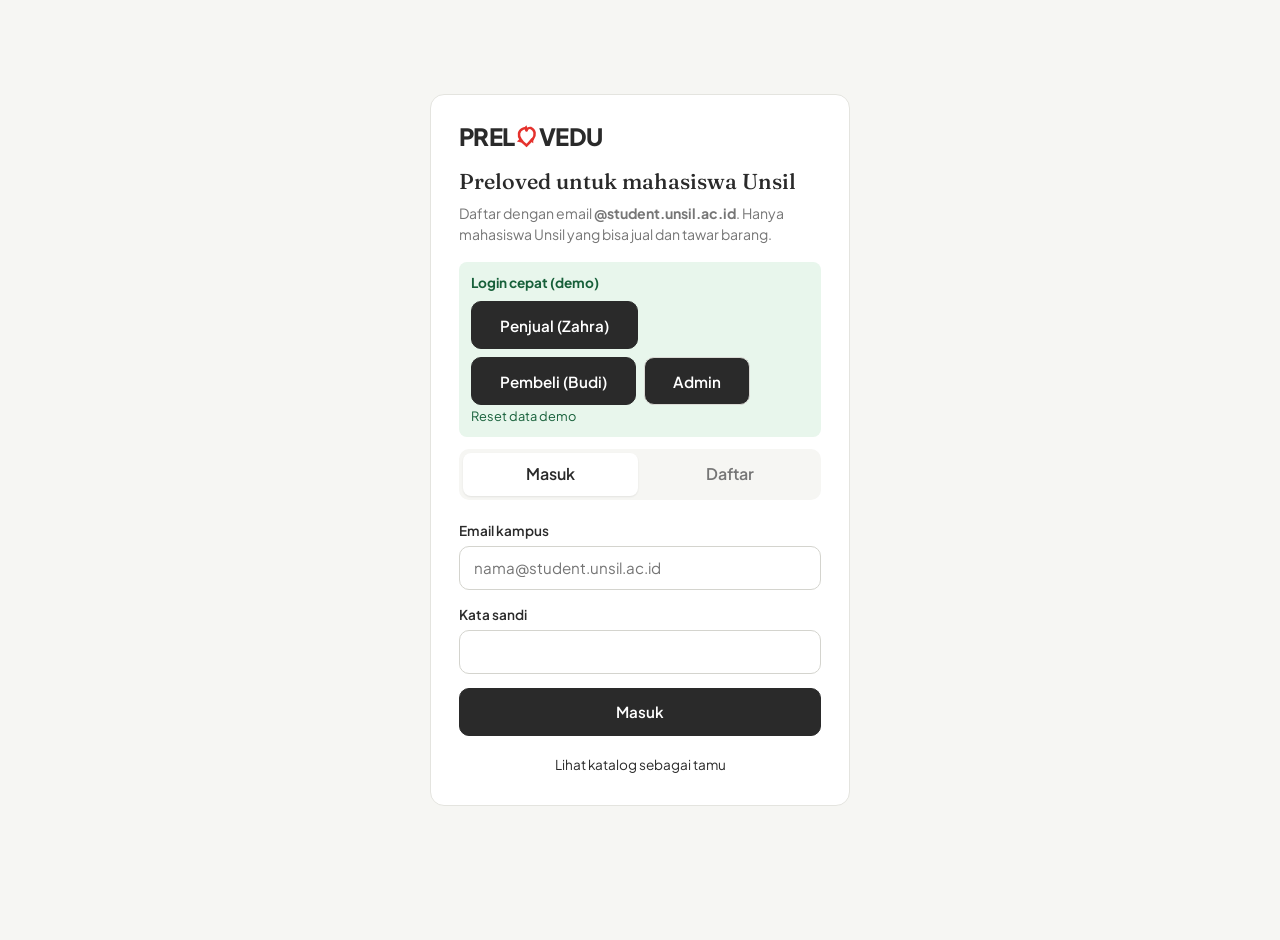
<file: web-preloved-unsil-main/pages/tawaran.html>
<!DOCTYPE html>
<html lang="id">
<head>
  <meta charset="UTF-8" />
  <meta name="viewport" content="width=device-width, initial-scale=1.0, maximum-scale=5.0" />
  <title>Kelola Tawaran — PRELOVEDU</title>

  <link href="https://cdn.jsdelivr.net/npm/bootstrap@5.3.3/dist/css/bootstrap.min.css" rel="stylesheet" />
  <link rel="stylesheet" href="../assets/css/tokens.css" />
  <link rel="stylesheet" href="../assets/css/base.css" />
  <link rel="stylesheet" href="../assets/css/components.css" />
  <link rel="stylesheet" href="../assets/css/pages.css" />
  <link rel="stylesheet" href="../assets/css/refine.css" />

  <style>
    .offer-tab-btn {
      flex: 1;
      padding: 0.75rem 1rem;
      border: var(--border-thick);
      border-radius: var(--radius-pill);
      font-weight: 700;
      background-color: var(--white);
      color: var(--ink);
      cursor: pointer;
      transition: all var(--transition-fast);
      text-align: center;
    }

    .offer-tab-btn.active {
      background-color: var(--ink);
      color: var(--white);
    }

    .offer-card {
      background-color: var(--white);
      border: var(--border-thick);
      border-radius: var(--radius-card);
      padding: 1.25rem;
      box-shadow: var(--shadow-flat);
      margin-bottom: 1.25rem;
      transition: transform var(--transition-fast);
    }

    .offer-thumb-img {
      width: 58px;
      height: 58px;
      object-fit: cover;
      background: var(--lilac);
      border: 1.5px solid var(--ink);
      border-radius: 14px;
      flex-shrink: 0;
    }
  </style>
</head>
<body style="padding-bottom: 95px;">

  <!-- Top Header Mount -->
  <div id="header-mount"></div>

  <main class="app-container" style="padding-top: 1.5rem; max-width: 820px;">
    <!-- Judul Halaman -->
    <div class="d-flex align-items-center justify-content-between mb-4">
      <div class="d-flex align-items-center gap-3">
        <a href="../index.html" class="btn-circle btn-circle-white" aria-label="Kembali ke Beranda" title="Kembali ke Beranda">
          <svg width="20" height="20" viewBox="0 0 24 24" fill="none" stroke="currentColor" stroke-width="2.5" stroke-linecap="round" stroke-linejoin="round">
            <line x1="19" y1="12" x2="5" y2="12"></line>
            <polyline points="12 19 5 12 12 5"></polyline>
          </svg>
        </a>
        <h1 class="hero-title" style="font-size: 1.8rem; margin-bottom: 0;">Tawaran Barang</h1>
      </div>
    </div>

    <!-- Tab Masuk & Terkirim -->
    <div class="d-flex gap-2 mb-4">
      <button type="button" class="offer-tab-btn active" id="tab-btn-sent">
        Tawaran Terkirim (Saya Pembeli)
      </button>
      <button type="button" class="offer-tab-btn" id="tab-btn-inbox">
        Tawaran Masuk (Saya Penjual)
      </button>
    </div>

    <!-- Alert Edukasi Alur Tawar -->
    <div class="p-3 mb-4 d-flex align-items-center gap-3" style="background:#f4f9e6; border:var(--border-thick); border-radius:var(--radius-inner);">
      <span style="font-size:1.4rem;">💡</span>
      <div style="font-size:0.85rem; color:var(--ink);">
        <strong>Gerbang Kontak PRELOVEDU:</strong> Tawaran mengunci kesepakatan harga awal secara transparan. Begitu tawaran disetujui, nomor WhatsApp kedua belah pihak akan terbuka untuk menentukan jadwal COD di kampus.
      </div>
    </div>

    <!-- Daftar List Tawaran -->
    <div id="offers-list-container">
      <div class="skeleton-box" style="height: 140px; border-radius: var(--radius-card); margin-bottom: 1rem;"></div>
    </div>

    <!-- Panel Demo Interaktif untuk Sidang/Presentasi -->
    <div class="card p-3 mt-4 mb-5" style="border: 2px dashed var(--ink); border-radius: var(--radius-card); background: #fafafa;">
      <div class="d-flex align-items-center justify-content-between mb-2">
        <strong style="font-size: 0.9rem;">🛠️ Simulator Cepat Respon (Khusus Demo Presentasi)</strong>
      </div>
      <p style="font-size: 0.8rem; color: var(--ink-muted); margin-bottom: 0.75rem;">
        Gunakan tombol di bawah untuk menguji alur tawar tanpa perlu login akun kedua:
      </p>
      <div class="d-flex flex-wrap gap-2">
        <button type="button" class="btn-pill btn-pill-lime" id="demo-accept" style="min-height: 38px; font-size: 0.82rem; padding: 0.4rem 1rem;">
          Simulasikan: Terima Tawaran
        </button>
        <button type="button" class="btn-pill btn-pill-outline" id="demo-counter" style="min-height: 38px; font-size: 0.82rem; padding: 0.4rem 1rem;">
          Simulasikan: Tawar Balik
        </button>
        <button type="button" class="btn-pill btn-pill-ink" id="demo-reject" style="min-height: 38px; font-size: 0.82rem; padding: 0.4rem 1rem;">
          Simulasikan: Tolak Tawaran
        </button>
        <button type="button" class="btn-pill btn-pill-outline" id="demo-reset" style="min-height: 38px; font-size: 0.82rem; padding: 0.4rem 1rem;">
          Reset Data Demo
        </button>
      </div>
    </div>
  </main>

  <!-- Bottom Navigation Mount -->
  <div id="bottom-nav-mount"></div>

  <script type="module">
    import { renderHeader, renderBottomNav, showToast } from '../assets/js/components/navbar.js';
    import { renderFavicon } from '../assets/js/components/logo.js';
    import { getOffers, saveOffers, updateOffer, getCurrentUser, initStorage, confirmCod } from '../assets/js/services/storage.js';
    import { formatRupiah } from '../assets/js/components/product-card.js';
    import { icons } from '../assets/js/components/icons.js';

    let currentTab = 'sent'; // 'sent' | 'inbox'

    function init() {
      // Favicon
      const linkFavicon = document.createElement('link');
      linkFavicon.rel = 'icon';
      linkFavicon.type = 'image/svg+xml';
      linkFavicon.href = renderFavicon();
      document.head.appendChild(linkFavicon);

      // Render Header & Bottom Nav
      document.getElementById('header-mount').innerHTML = renderHeader('tawaran', '../');
      document.getElementById('bottom-nav-mount').innerHTML = renderBottomNav('home', '../');

      setupTabs();
      setupDemoControls();
      renderOffers();
    }

    if (document.readyState === 'loading') {
      document.addEventListener('DOMContentLoaded', init);
    } else {
      init();
    }

    function setupTabs() {
      const btnSent = document.getElementById('tab-btn-sent');
      const btnInbox = document.getElementById('tab-btn-inbox');

      btnSent.addEventListener('click', () => {
        btnSent.classList.add('active');
        btnInbox.classList.remove('active');
        currentTab = 'sent';
        renderOffers();
      });

      btnInbox.addEventListener('click', () => {
        btnInbox.classList.add('active');
        btnSent.classList.remove('active');
        currentTab = 'inbox';
        renderOffers();
      });
    }

    function renderOffers() {
      const container = document.getElementById('offers-list-container');
      const allOffers = getOffers();
      const currentUser = getCurrentUser();

      // Filter berdasarkan Tab
      let offers = [];
      if (currentTab === 'sent') {
        offers = allOffers.filter(o => o.buyerId === currentUser.id || !o.buyerId);
      } else {
        offers = allOffers.filter(o => o.sellerId === currentUser.id);
      }

      if (offers.length === 0) {
        container.innerHTML = `
          <div class="empty-state-card">
            <div class="empty-state-icon">
              ${icons.tag(32, 2.5)}
            </div>
            <h3 style="font-family:var(--font-serif); font-size:1.35rem; margin-bottom:0.5rem;">
              ${currentTab === 'sent' ? 'Belum Ada Tawaran Terkirim' : 'Belum Ada Tawaran Masuk'}
            </h3>
            <p style="color:var(--ink-muted); font-size:0.9rem; margin-bottom:1.5rem;">
              ${currentTab === 'sent' 
                ? 'Cari barang yang kamu suka di katalog dan ajukan tawaran pertamamu!' 
                : 'Iklan barang yang kamu pasang belum ada tawaran dari mahasiswa lain.'}
            </p>
            <a href="${currentTab === 'sent' ? '../index.html' : 'jual.html'}" class="btn-pill btn-pill-lime">
              ${currentTab === 'sent' ? 'Jelajahi Katalog' : 'Pasang Iklan Sekarang'}
            </a>
          </div>
        `;
        return;
      }

      container.innerHTML = offers.map(offer => {
        let statusBadge = '';
        let actionArea = '';

        if (currentTab === 'sent') {
          // TAB TERKIRIM (Saya Pembeli)
          if (offer.status === 'diterima') {
            statusBadge = '<span class="badge-pill badge-pill-lime">✓ Tawaran Disetujui</span>';
            const waMessage = encodeURIComponent(`Halo kak ${offer.sellerName}, tawaran aku untuk "${offer.productTitle}" di PRELOVEDU disetujui di ${formatRupiah(offer.hargaTawar)}. Kapan bisa COD di kampus?`);
            actionArea = `
              <a href="https://wa.me/${offer.sellerPhone || '628123456789'}?text=${waMessage}" target="_blank" rel="noopener" class="btn-pill btn-pill-lime" style="min-height:38px; padding:0.4rem 1.15rem; font-size:0.88rem;">
                💬 Lanjut ke WhatsApp Penjual
              </a>
            `;
          } else if (offer.status === 'ditawar_balik') {
            const counterPrice = offer.hargaBalik || Math.round(offer.hargaListing * 0.9);
            statusBadge = `<span class="badge-pill badge-pill-lilac">🔄 Ditawar Balik: ${formatRupiah(counterPrice)}</span>`;
            actionArea = `
              <div class="d-flex gap-2">
                <button type="button" class="btn-pill btn-pill-lime btn-accept-counter" data-id="${offer.id}" data-price="${counterPrice}" style="min-height:36px; padding:0.35rem 0.85rem; font-size:0.82rem;">
                  Terima Tawaran Balik
                </button>
                <button type="button" class="btn-pill btn-pill-outline btn-reject-counter" data-id="${offer.id}" style="min-height:36px; padding:0.35rem 0.85rem; font-size:0.82rem;">
                  Tolak
                </button>
              </div>
            `;
          } else if (offer.status === 'ditolak') {
            statusBadge = '<span class="badge-pill" style="background:#f1f1ee; color:var(--ink-muted);">✕ Ditolak</span>';
            actionArea = `
              <a href="detail.html?id=${offer.productId}" class="btn-pill btn-pill-lime" style="min-height:36px; padding:0.35rem 0.85rem; font-size:0.82rem;">
                Tawar Ulang
              </a>
            `;
          } else {
            statusBadge = '<span class="badge-pill" style="background:var(--status-waiting); color:var(--status-waiting-text);">⏳ Menunggu Balasan Penjual</span>';
            actionArea = `
              <button type="button" class="btn-pill btn-pill-outline btn-cancel-offer" data-id="${offer.id}" style="min-height:36px; padding:0.35rem 0.85rem; font-size:0.82rem;">
                Batalkan Tawaran
              </button>
            `;
          }
        } else {
          // TAB MASUK (Saya Penjual)
          if (offer.status === 'diterima') {
            statusBadge = '<span class="badge-pill badge-pill-lime">✓ Anda Menyetujui</span>';
            const waMessage = encodeURIComponent(`Halo ${offer.buyerName}, tawaranmu untuk "${offer.productTitle}" sudah saya setujui di ${formatRupiah(offer.hargaTawar)}. Mau COD jam berapa di kampus?`);
            actionArea = `
              <a href="https://wa.me/${offer.buyerPhone || '628123456789'}?text=${waMessage}" target="_blank" rel="noopener" class="btn-pill btn-pill-lime" style="min-height:38px; padding:0.4rem 1.15rem; font-size:0.88rem;">
                💬 Hubungi Pembeli (WhatsApp)
              </a>
            `;
          } else if (offer.status === 'ditawar_balik') {
            statusBadge = '<span class="badge-pill badge-pill-lilac">🔄 Menunggu Respon Pembeli</span>';
            actionArea = `<span style="font-size:0.82rem; color:var(--ink-muted);">Anda menawarkan balik di ${formatRupiah(offer.hargaBalik || offer.hargaTawar)}</span>`;
          } else if (offer.status === 'ditolak') {
            statusBadge = '<span class="badge-pill" style="background:#f1f1ee; color:var(--ink-muted);">✕ Anda Menolak</span>';
          } else {
            // Menunggu respon dari penjual
            statusBadge = '<span class="badge-pill" style="background:var(--lime); color:var(--ink);">📥 Perlu Respon Anda</span>';
            actionArea = `
              <div class="d-flex gap-2 flex-wrap">
                <button type="button" class="btn-pill btn-pill-lime btn-seller-accept" data-id="${offer.id}" style="min-height:36px; padding:0.35rem 0.85rem; font-size:0.82rem;">
                  Terima (${formatRupiah(offer.hargaTawar)})
                </button>
                <button type="button" class="btn-pill btn-pill-outline btn-seller-counter" data-id="${offer.id}" data-listing="${offer.hargaListing}" data-tawar="${offer.hargaTawar}" style="min-height:36px; padding:0.35rem 0.85rem; font-size:0.82rem;">
                  Tawar Balik
                </button>
                <button type="button" class="btn-pill btn-pill-ink btn-seller-reject" data-id="${offer.id}" style="min-height:36px; padding:0.35rem 0.85rem; font-size:0.82rem;">
                  Tolak
                </button>
              </div>
            `;
          }
        }

        if (offer.status === 'selesai') {
          statusBadge = '<span class="badge-pill badge-pill-lime">🎉 Transaksi Selesai</span>';
          actionArea = '<span style="font-size:0.82rem; color:var(--ink-muted);">COD dikonfirmasi kedua pihak</span>';
        } else if (offer.status === 'diterima') {
          const mine = currentTab === 'sent' ? offer.codBuyer : offer.codSeller;
          actionArea += `<div class="mt-2 d-flex gap-2 align-items-center flex-wrap"><span style="font-size:0.78rem;">Pembeli ${offer.codBuyer ? '✓' : '…'} · Penjual ${offer.codSeller ? '✓' : '…'}</span>`
            + (mine ? '<span style="font-size:0.78rem;">Menunggu pihak lain</span>' : `<button type="button" class="btn-pill btn-pill-ink btn-cod" data-id="${offer.id}" data-role="${currentTab === 'sent' ? 'buyer' : 'seller'}" style="min-height:36px; padding:0.35rem 0.85rem; font-size:0.82rem;">✅ Konfirmasi COD Selesai</button>`)
            + '</div>';
        }

        const lawanText = currentTab === 'sent' 
          ? `Penjual: <strong>${offer.sellerName}</strong>`
          : `Pembeli: <strong>${offer.buyerName}</strong>`;

        return `
          <article class="offer-card" data-id="${offer.id}">
            <div class="d-flex justify-content-between align-items-start gap-2 mb-2 flex-wrap">
              <div class="d-flex align-items-center gap-3">
                <img src="../${offer.productImage || 'assets/img/products/prd-001-1.jpg'}" alt="${offer.productTitle}" class="offer-thumb-img" />
                <div>
                  <h4 style="font-family:var(--font-serif); font-size:1.15rem; margin-bottom:0.15rem;">
                    <a href="detail.html?id=${offer.productId}">${offer.productTitle}</a>
                  </h4>
                  <div style="font-size:0.8rem; color:var(--ink-muted);">${lawanText}</div>
                </div>
              </div>
              <div>${statusBadge}</div>
            </div>

            <div class="p-3 mb-2" style="background:#f8f8f8; border-radius:var(--radius-sm); border:1px solid rgba(42,42,42,0.1); font-size:0.85rem;">
              <div class="d-flex justify-content-between">
                <span>Harga Listing Awal:</span>
                <span style="text-decoration:line-through; color:var(--ink-muted);">${formatRupiah(offer.hargaListing)}</span>
              </div>
              <div class="d-flex justify-content-between mt-1">
                <strong>Harga yang Diajukan:</strong>
                <strong style="font-family:var(--font-serif); font-size:1.1rem; color:var(--ink);">${formatRupiah(offer.hargaTawar)}</strong>
              </div>
              ${offer.hargaBalik ? `
                <div class="d-flex justify-content-between mt-1 pt-1" style="border-top: 1px dashed rgba(42,42,42,0.15); color: #8c428e;">
                  <strong>Harga Tawar Balik:</strong>
                  <strong style="font-family:var(--font-serif); font-size:1.1rem;">${formatRupiah(offer.hargaBalik)}</strong>
                </div>
              ` : ''}
              ${offer.catatan ? `<div class="mt-2 text-muted fst-italic">"${offer.catatan}"</div>` : ''}
            </div>

            <div class="d-flex align-items-center justify-content-between pt-2 flex-wrap gap-2">
              <span style="font-size:0.75rem; color:var(--ink-muted);">⏱ Kedaluwarsa dalam 48 jam</span>
              <div>${actionArea}</div>
            </div>
          </article>
        `;
      }).join('');

      attachOfferEventListeners();
    }

    function attachOfferEventListeners() {
      document.querySelectorAll('.btn-cod').forEach(btn => {
        btn.addEventListener('click', () => {
          const r = confirmCod(btn.dataset.id, btn.dataset.role);
          showToast(r && r.status === 'selesai' ? '🎉 Transaksi selesai! Admin sudah diberi tahu.' : '✅ Konfirmasi tersimpan. Menunggu pihak lain.');
          renderOffers();
        });
      });
      // 1. Terima Tawaran Balik (Pembeli)
      document.querySelectorAll('.btn-accept-counter').forEach(btn => {
        btn.addEventListener('click', () => {
          const id = btn.getAttribute('data-id');
          const finalPrice = Number(btn.getAttribute('data-price'));
          updateOffer(id, { status: 'diterima', hargaTawar: finalPrice });
          showToast('✅ Tawaran balik diterima! WhatsApp kedua belah pihak terbuka.');
          renderOffers();
        });
      });

      // 2. Tolak Tawaran Balik (Pembeli)
      document.querySelectorAll('.btn-reject-counter').forEach(btn => {
        btn.addEventListener('click', () => {
          const id = btn.getAttribute('data-id');
          updateOffer(id, { status: 'ditolak' });
          showToast('Tawaran telah ditolak.');
          renderOffers();
        });
      });

      // 3. Batalkan Tawaran (Pembeli)
      document.querySelectorAll('.btn-cancel-offer').forEach(btn => {
        btn.addEventListener('click', () => {
          const id = btn.getAttribute('data-id');
          if (confirm('Batalkan pengajuan tawaran ini?')) {
            const allOffers = getOffers().filter(o => o.id !== id);
            saveOffers(allOffers);
            showToast('Tawaran berhasil dibatalkan.');
            renderOffers();
          }
        });
      });

      // 4. Penjual: Terima Tawaran
      document.querySelectorAll('.btn-seller-accept').forEach(btn => {
        btn.addEventListener('click', () => {
          const id = btn.getAttribute('data-id');
          updateOffer(id, { status: 'diterima' });
          showToast('🎉 Tawaran pembeli disetujui! Kontak WhatsApp terbuka.');
          renderOffers();
        });
      });

      // 5. Penjual: Tawar Balik
      document.querySelectorAll('.btn-seller-counter').forEach(btn => {
        btn.addEventListener('click', () => {
          const id = btn.getAttribute('data-id');
          const listing = Number(btn.getAttribute('data-listing'));
          const tawar = Number(btn.getAttribute('data-tawar'));
          const saran = Math.round((listing + tawar) / 2);
          
          const input = prompt(`Masukkan nominal tawar balik untuk pembeli (Rp):\n(Listing: ${formatRupiah(listing)}, Tawaran: ${formatRupiah(tawar)})`, saran);
          if (input) {
            const num = Number(input.replace(/[^0-9]/g, ''));
            if (num > 0 && num <= listing) {
              updateOffer(id, { status: 'ditawar_balik', hargaBalik: num });
              showToast(`🔄 Berhasil menawar balik di ${formatRupiah(num)}`);
              renderOffers();
            } else {
              alert('Nominal tawar balik harus di atas 0 dan tidak melebihi harga listing.');
            }
          }
        });
      });

      // 6. Penjual: Tolak Tawaran
      document.querySelectorAll('.btn-seller-reject').forEach(btn => {
        btn.addEventListener('click', () => {
          const id = btn.getAttribute('data-id');
          if (confirm('Tolak tawaran dari pembeli ini?')) {
            updateOffer(id, { status: 'ditolak' });
            showToast('Tawaran telah ditolak.');
            renderOffers();
          }
        });
      });
    }

    function setupDemoControls() {
      // Demo Terima
      document.getElementById('demo-accept').addEventListener('click', () => {
        const offers = getOffers();
        if (offers.length > 0) {
          offers[0].status = 'diterima';
          saveOffers(offers);
          showToast('✅ Tawaran pertama disetujui! Tombol WhatsApp terbuka.');
          renderOffers();
        }
      });

      // Demo Tawar Balik
      document.getElementById('demo-counter').addEventListener('click', () => {
        const offers = getOffers();
        if (offers.length > 0) {
          offers[0].status = 'ditawar_balik';
          offers[0].hargaBalik = Math.round(offers[0].hargaListing * 0.92);
          saveOffers(offers);
          showToast('🔄 Penjual menawar balik ke ' + formatRupiah(offers[0].hargaBalik));
          renderOffers();
        }
      });

      // Demo Tolak
      document.getElementById('demo-reject').addEventListener('click', () => {
        const offers = getOffers();
        if (offers.length > 0) {
          offers[0].status = 'ditolak';
          saveOffers(offers);
          showToast('Tawaran pertama telah ditolak.');
          renderOffers();
        }
      });

      // Demo Reset Data
      document.getElementById('demo-reset').addEventListener('click', () => {
        localStorage.removeItem('prelovedu_offers'); localStorage.removeItem('prelovedu_notifs'); localStorage.removeItem('prelovedu_products');
        initStorage();
        showToast('🔄 Data tawaran berhasil di-reset ke default.');
        renderOffers();
      });
    }
  </script>
</body>
</html>
</file>
<file: web-preloved-unsil-main/assets/css/tokens.css>
/* PRELOVEDU — Design Tokens (tokens.css) */
:root {
  /* Palet Warna Inti (Playful-Editorial) */
  --lime: #C9F26B;
  --lime-hover: #b8e653;
  --lilac: #E9C6EA;
  --lilac-hover: #dcb3dd;
  --ink: #2A2A2A;
  --ink-light: #4A4A4A;
  --ink-muted: #767676;
  --paper: #F1F1EF;
  --white: #FFFFFF;
  --heart-red: #E5322D;
  --heart-red-soft: #ffeaeb;
  
  /* Status Warna */
  --status-waiting: #FFF3C4;
  --status-waiting-text: #7A5800;
  --status-accepted: var(--lime);
  --status-countered: var(--lilac);
  --status-rejected: #F3E8E8;
  --status-expired: #E2E2E0;

  /* Tipografi */
  --font-serif: 'Fraunces', Georgia, serif;
  --font-sans: 'Plus Jakarta Sans', -apple-system, BlinkMacSystemFont, 'Segoe UI', Roboto, sans-serif;

  /* Border & Outline Khas PRELOVEDU (2-3px Charcoal) */
  --border-thick: 2.5px solid var(--ink);
  --border-thin: 1.5px solid rgba(42, 42, 42, 0.18);
  --border-subtle: 1px solid rgba(42, 42, 42, 0.1);

  /* Sudut Kelengkungan (Sangat Membulat) */
  --radius-card: 26px;
  --radius-pill: 9999px;
  --radius-circle: 50%;
  --radius-inner: 18px;
  --radius-sm: 12px;

  /* Efek Bayangan & Depth */
  --shadow-flat: 0 3px 0 var(--ink);
  --shadow-flat-hover: 0 5px 0 var(--ink);
  --shadow-soft: 0 10px 24px rgba(42, 42, 42, 0.08);
  --shadow-nav: 0 -4px 20px rgba(42, 42, 42, 0.08);

  /* Transisi Konsisten */
  --transition-fast: 150ms cubic-bezier(0.4, 0, 0.2, 1);
  --transition-smooth: 240ms cubic-bezier(0.16, 1, 0.3, 1);

  /* Layout Spacing & Consts */
  --spacing-section: 2rem;
  --bottom-nav-height: 76px;
  --header-height: 72px;
  --max-content-width: 1240px;
}
</file>
<file: web-preloved-unsil-main/assets/css/base.css>
/* PRELOVEDU — Base Styles (base.css) */
@import url('https://fonts.googleapis.com/css2?family=Fraunces:ital,opsz,wght@0,9..144,400;0,9..144,600;0,9..144,700;1,9..144,400&family=Plus+Jakarta+Sans:wght@400;500;600;700;800&display=swap');

*, *::before, *::after {
  box-sizing: border-box;
  margin: 0;
  padding: 0;
  -webkit-tap-highlight-color: transparent;
}

html {
  font-size: 16px;
  scroll-behavior: smooth;
}

body {
  font-family: var(--font-sans);
  background-color: var(--paper);
  color: var(--ink);
  line-height: 1.5;
  min-height: 100vh;
  display: flex;
  flex-direction: column;
  padding-bottom: calc(var(--bottom-nav-height) + 24px);
  position: relative;
  overflow-x: hidden;
}

@media (min-width: 992px) {
  body {
    padding-bottom: 40px;
  }
}

/* Tipografi Khas */
h1, h2, h3, .font-serif, .product-price, .hero-title, .brand-text {
  font-family: var(--font-serif);
  font-feature-settings: "kern" 1, "liga" 1;
  color: var(--ink);
}

h4, h5, h6, p, span, button, input, select, textarea {
  font-family: var(--font-sans);
}

a {
  color: inherit;
  text-decoration: none;
}

img {
  max-width: 100%;
  height: auto;
  display: block;
}

/* Kontainer Standar */
.app-container {
  width: 100%;
  max-width: var(--max-content-width);
  margin-left: auto;
  margin-right: auto;
  padding-left: 1.25rem;
  padding-right: 1.25rem;
}

@media (min-width: 768px) {
  .app-container {
    padding-left: 2rem;
    padding-right: 2rem;
  }
}

/* Aksesibilitas & Focus States */
:focus-visible {
  outline: 3px solid var(--ink);
  outline-offset: 3px;
}

.sr-only {
  position: absolute;
  width: 1px;
  height: 1px;
  padding: 0;
  margin: -1px;
  overflow: hidden;
  clip: rect(0, 0, 0, 0);
  white-space: nowrap;
  border-width: 0;
}

/* Smooth scrollbar styling */
::-webkit-scrollbar {
  width: 8px;
  height: 8px;
}

::-webkit-scrollbar-track {
  background: var(--paper);
}

::-webkit-scrollbar-thumb {
  background: rgba(42, 42, 42, 0.25);
  border-radius: var(--radius-pill);
}

::-webkit-scrollbar-thumb:hover {
  background: var(--ink);
}

/* Hormati prefers-reduced-motion */
@media (prefers-reduced-motion: reduce) {
  *, *::before, *::after {
    animation-duration: 0.01ms !important;
    animation-iteration-count: 1 !important;
    transition-duration: 0.01ms !important;
    scroll-behavior: auto !important;
  }
}
</file>
<file: web-preloved-unsil-main/assets/css/components.css>
/* PRELOVEDU — Reusable Components (components.css) */

/* ==========================================================
   1. TOMBOL (BUTTONS)
   ========================================================== */
.btn-pill {
  display: inline-flex;
  align-items: center;
  justify-content: center;
  gap: 0.5rem;
  padding: 0.75rem 1.75rem;
  border-radius: var(--radius-pill);
  font-weight: 700;
  font-size: 0.95rem;
  border: var(--border-thick);
  cursor: pointer;
  transition: all var(--transition-fast);
  text-decoration: none;
  min-height: 48px;
  line-height: 1;
}

.btn-pill-lime {
  background-color: var(--lime);
  color: var(--ink);
  box-shadow: var(--shadow-flat);
}

.btn-pill-lime:hover, .btn-pill-lime:focus-visible {
  background-color: var(--lime-hover);
  transform: translateY(-2px);
  box-shadow: var(--shadow-flat-hover);
}

.btn-pill-lime:active {
  transform: translateY(1px);
  box-shadow: 0 1px 0 var(--ink);
}

.btn-pill-ink {
  background-color: var(--ink);
  color: var(--white);
  box-shadow: 0 3px 0 rgba(0, 0, 0, 0.2);
}

.btn-pill-ink:hover {
  background-color: var(--ink-light);
  transform: translateY(-2px);
  color: var(--white);
}

.btn-pill-outline {
  background-color: var(--white);
  color: var(--ink);
  box-shadow: var(--shadow-flat);
}

.btn-pill-outline:hover {
  background-color: #f8f8f8;
  transform: translateY(-2px);
}

/* Tombol Ikon Bulat (Round Icon Button) */
.btn-circle {
  width: 44px;
  height: 44px;
  min-width: 44px;
  border-radius: var(--radius-circle);
  display: inline-flex;
  align-items: center;
  justify-content: center;
  border: var(--border-thick);
  background-color: var(--ink);
  color: var(--white);
  cursor: pointer;
  transition: all var(--transition-fast);
  position: relative;
}

.btn-circle:hover {
  transform: scale(1.06);
  background-color: var(--ink-light);
}

.btn-circle:active {
  transform: scale(0.96);
}

.btn-circle-white {
  background-color: var(--white);
  color: var(--ink);
}

.btn-circle-white:hover {
  background-color: #f3f3f3;
  color: var(--ink);
}

.btn-circle-white.is-active, .btn-circle-white.favorited {
  color: var(--heart-red);
  background-color: var(--heart-red-soft);
  border-color: var(--heart-red);
}

.btn-circle-white.favorited svg {
  fill: var(--heart-red);
}

/* Titik Indikator Notifikasi */
.btn-circle .badge-dot {
  position: absolute;
  top: 1px;
  right: 1px;
  width: 12px;
  height: 12px;
  background-color: var(--heart-red);
  border: 2px solid var(--white);
  border-radius: var(--radius-circle);
}

/* ==========================================================
   2. FORM & INPUTS (Pill Styled)
   ========================================================== */
.input-pill {
  width: 100%;
  padding: 0.75rem 1.25rem;
  border-radius: var(--radius-pill);
  border: var(--border-thick);
  background-color: var(--white);
  color: var(--ink);
  font-size: 0.95rem;
  font-family: var(--font-sans);
  outline: none;
  transition: all var(--transition-fast);
}

.input-pill:focus {
  box-shadow: 0 0 0 3px rgba(42, 42, 42, 0.15);
  background-color: #fff;
}

.select-pill {
  appearance: none;
  background-image: url("data:image/svg+xml,%3Csvg xmlns='http://www.w3.org/2000/svg' width='16' height='16' viewBox='0 0 24 24' fill='none' stroke='%232A2A2A' stroke-width='2.5' stroke-linecap='round' stroke-linejoin='round'%3E%3Cpath d='m6 9 6 6 6-6'/%3E%3C/svg%3E");
  background-repeat: no-repeat;
  background-position: right 1.2rem center;
  padding-right: 2.75rem;
  cursor: pointer;
}

/* Search Bar Wrapper */
.search-bar-wrap {
  position: relative;
  display: flex;
  align-items: center;
  width: 100%;
}

.search-bar-wrap .search-icon {
  position: absolute;
  left: 1.15rem;
  color: var(--ink-muted);
  pointer-events: none;
  display: flex;
  align-items: center;
}

.search-bar-wrap input {
  padding-left: 3rem;
  padding-right: 1.25rem;
  height: 52px;
  font-size: 1rem;
}

/* ==========================================================
   3. BADGE & STATUS PILL
   ========================================================== */
.badge-pill {
  display: inline-flex;
  align-items: center;
  gap: 0.35rem;
  padding: 0.3rem 0.85rem;
  border-radius: var(--radius-pill);
  font-size: 0.78rem;
  font-weight: 700;
  letter-spacing: 0.02em;
  border: 1.5px solid var(--ink);
  white-space: nowrap;
}

.badge-pill-lime {
  background-color: var(--lime);
  color: var(--ink);
}

.badge-pill-lilac {
  background-color: var(--lilac);
  color: var(--ink);
}

.badge-pill-ink {
  background-color: var(--ink);
  color: var(--white);
}

.badge-verified {
  background-color: #d1fae5;
  color: #065f46;
  border-color: #065f46;
}

/* ==========================================================
   4. CHIP KATEGORI (Circular + Label)
   ========================================================== */
/* ==========================================================
   4. CHIP KATEGORI (5 Kolom Grid Simetris)
   ========================================================== */
.category-chips-grid,
.category-chips-scroll {
  display: grid;
  grid-template-columns: repeat(5, 1fr);
  width: 100%;
  gap: 0.75rem;
  padding: 0.5rem 0 0.75rem 0;
  justify-items: center;
  align-items: start;
}

.category-chips-scroll::-webkit-scrollbar,
.category-chips-grid::-webkit-scrollbar {
  display: none;
}

.category-item {
  display: flex;
  flex-direction: column;
  align-items: center;
  justify-content: flex-start;
  gap: 0.5rem;
  cursor: pointer;
  text-decoration: none;
  background: none;
  border: none;
  width: 100%;
  max-width: 120px;
  padding: 0;
  transition: transform var(--transition-fast);
}

.category-item:hover {
  transform: translateY(-2px);
}

.category-circle {
  width: 62px;
  height: 62px;
  border-radius: var(--radius-circle);
  background-color: var(--white);
  border: var(--border-thick);
  display: flex;
  align-items: center;
  justify-content: center;
  color: var(--ink);
  transition: background-color var(--transition-fast), border-color var(--transition-fast);
  box-shadow: 0 3px 0 var(--ink);
  flex-shrink: 0;
}

.category-circle svg {
  width: 24px;
  height: 24px;
  display: block;
}

/* Item aktif & hover: HANYA ganti warna/outline, JANGAN membesarkan ukuran */
.category-item.active .category-circle {
  background-color: var(--lilac);
  border-color: var(--ink);
  box-shadow: 0 3px 0 var(--ink);
}

.category-item:hover .category-circle {
  background-color: var(--lilac-hover);
}

/* Label: rata tengah, boleh turun 2 baris, tinggi area label sama */
.category-label {
  font-size: 0.8rem;
  font-weight: 700;
  color: var(--ink);
  text-align: center;
  line-height: 1.25;
  min-height: 2.9em;
  display: inline-block;
  vertical-align: top;
  padding: 0.2rem 0.55rem;
  border-radius: var(--radius-pill);
  border: 1.5px solid transparent;
  width: fit-content;
  max-width: 100%;
  box-sizing: border-box;
  word-break: normal;
  overflow-wrap: break-word;
  transition: background-color var(--transition-fast), border-color var(--transition-fast);
}

.category-item.active .category-label {
  background-color: var(--lilac);
  border-color: var(--ink);
  color: var(--ink);
  font-weight: 800;
  box-shadow: 0 2px 0 var(--ink);
}

/* Responsif Mobile (375px): 5 kolom tetap muat, ikon dikecilkan, tanpa scroll horizontal */
@media (max-width: 480px) {
  .category-chips-grid,
  .category-chips-scroll {
    gap: 0.25rem;
    padding: 0.25rem 0 0.5rem 0;
  }

  .category-item {
    gap: 0.35rem;
    max-width: none;
  }

  .category-circle {
    width: 46px;
    height: 46px;
  }

  .category-circle svg {
    width: 20px;
    height: 20px;
  }

  .category-label {
    font-size: 0.68rem;
    line-height: 1.15;
    min-height: 2.7em;
    padding: 0.15rem 0.3rem;
  }
}

/* Quick Filter Pills (Kondisi & Urutan) */
.filter-pills-row {
  display: flex;
  gap: 0.5rem;
  overflow-x: auto;
  padding-bottom: 0.25rem;
}

.filter-pills-row::-webkit-scrollbar {
  display: none;
}

.chip-filter {
  padding: 0.45rem 1rem;
  border-radius: var(--radius-pill);
  border: var(--border-thick);
  background-color: var(--white);
  font-size: 0.82rem;
  font-weight: 700;
  color: var(--ink);
  cursor: pointer;
  white-space: nowrap;
  transition: all var(--transition-fast);
}

.chip-filter:hover {
  background-color: #f7f7f7;
}

.chip-filter.active {
  background-color: var(--ink);
  color: var(--white);
}

/* ==========================================================
   5. KARTU PRODUK (PRODUCT CARD)
   ========================================================== */
.product-card {
  background-color: var(--white);
  border-radius: var(--radius-card);
  border: var(--border-thick);
  box-shadow: var(--shadow-flat);
  overflow: hidden;
  display: flex;
  flex-direction: column;
  transition: all var(--transition-fast);
  position: relative;
  cursor: pointer;
}

.product-card:hover {
  transform: translateY(-4px);
  box-shadow: 0 7px 0 var(--ink);
}

.product-thumb-box {
  background-color: var(--lilac);
  border-bottom: var(--border-thick);
  position: relative;
  height: 200px;
  display: flex;
  align-items: center;
  justify-content: center;
  padding: 1.25rem;
  overflow: hidden;
}

.product-thumb-box.bg-lime {
  background-color: #ddf799;
}

.product-thumb-box.bg-gray {
  background-color: #ecece9;
}

.product-thumb-box img {
  max-height: 140px;
  max-width: 90%;
  object-fit: contain;
  transition: transform var(--transition-smooth);
  filter: drop-shadow(0 12px 10px rgba(42, 42, 42, 0.22));
  z-index: 2;
}

.product-card:hover .product-thumb-box img {
  transform: scale(1.08) translateY(-3px);
}

/* Bayangan elips di bawah gambar cutout */
.product-thumb-shadow {
  position: absolute;
  bottom: 14px;
  width: 60%;
  height: 18px;
  background: radial-gradient(ellipse at center, rgba(42, 42, 42, 0.25) 0%, rgba(42, 42, 42, 0) 70%);
  border-radius: 50%;
  z-index: 1;
}

/* Tombol Favorit di atas thumbnail */
.product-card .btn-favorite {
  position: absolute;
  top: 12px;
  right: 12px;
  z-index: 3;
}

.product-card .badge-status {
  position: absolute;
  top: 12px;
  left: 12px;
  z-index: 3;
}

.product-card .badge-condition {
  position: absolute;
  bottom: 12px;
  left: 12px;
  z-index: 3;
}

.product-card.is-sold {
  opacity: 0.85;
}

/* Konten Kartu */
.product-card-body {
  padding: 1.25rem;
  display: flex;
  flex-direction: column;
  flex-grow: 1;
  justify-content: space-between;
}

.product-faculty-tag {
  font-size: 0.72rem;
  font-weight: 700;
  text-transform: uppercase;
  letter-spacing: 0.05em;
  color: var(--ink-muted);
  margin-bottom: 0.35rem;
}

.product-title {
  font-family: var(--font-serif);
  font-size: 1.15rem;
  font-weight: 600;
  color: var(--ink);
  line-height: 1.3;
  margin-bottom: 0.4rem;
  display: -webkit-box;
  -webkit-line-clamp: 2;
  -webkit-box-orient: vertical;
  overflow: hidden;
  min-height: 2.6rem;
}

.product-seller-info {
  display: flex;
  align-items: center;
  gap: 0.4rem;
  font-size: 0.8rem;
  color: var(--ink-light);
  margin-bottom: 0.75rem;
}

.product-card-footer {
  display: flex;
  align-items: center;
  justify-content: space-between;
  margin-top: auto;
  padding-top: 0.5rem;
}

.product-price-val {
  font-family: var(--font-serif);
  font-size: 1.35rem;
  font-weight: 700;
  color: var(--ink);
  letter-spacing: -0.01em;
}

/* ==========================================================
   6. HEADER (DESKTOP) & TOP BAR (MOBILE)
   ========================================================== */
.top-nav-bar {
  background-color: var(--paper);
  border-bottom: var(--border-thick);
  position: sticky;
  top: 0;
  z-index: 100;
  padding: 0.85rem 0;
}

.top-nav-content {
  display: flex;
  align-items: center;
  justify-content: space-between;
  gap: 1.5rem;
}

.user-greeting {
  display: flex;
  align-items: center;
  gap: 0.75rem;
}

.avatar-circle {
  width: 44px;
  height: 44px;
  border-radius: var(--radius-circle);
  border: var(--border-thick);
  background-color: var(--lilac);
  display: flex;
  align-items: center;
  justify-content: center;
  font-weight: 800;
  color: var(--ink);
  overflow: hidden;
}

.user-greeting-text .salutation {
  font-size: 0.75rem;
  color: var(--ink-muted);
  font-weight: 600;
  text-transform: uppercase;
  letter-spacing: 0.04em;
  display: block;
}

.user-greeting-text .user-name {
  font-family: var(--font-serif);
  font-size: 1.15rem;
  font-weight: 700;
  line-height: 1.1;
}

/* ==========================================================
   7. BOTTOM NAVIGATION (MOBILE)
   ========================================================== */
.bottom-nav-wrap {
  position: fixed;
  bottom: 14px;
  left: 0;
  right: 0;
  z-index: 999;
  display: flex;
  justify-content: center;
  padding: 0 1rem;
  pointer-events: none;
}

@media (min-width: 992px) {
  .bottom-nav-wrap {
    display: none;
  }
}

.bottom-nav-bar {
  pointer-events: auto;
  background-color: var(--ink);
  border: var(--border-thick);
  border-radius: var(--radius-pill);
  box-shadow: 0 8px 25px rgba(0, 0, 0, 0.3);
  display: flex;
  align-items: center;
  padding: 0.45rem 0.65rem;
  gap: 0.4rem;
  max-width: 420px;
  width: 100%;
  justify-content: space-around;
}

.nav-tab-item {
  position: relative;
  display: flex;
  flex-direction: column;
  align-items: center;
  justify-content: center;
  width: 58px;
  height: 52px;
  color: var(--white);
  text-decoration: none;
  border-radius: var(--radius-pill);
  transition: all var(--transition-fast);
  z-index: 1;
}

/* Lingkaran Lilac Besar untuk Tab Aktif sesuai spec referensi */
.nav-tab-item.active {
  color: var(--ink);
}

.nav-tab-item.active::before {
  content: '';
  position: absolute;
  top: 50%;
  left: 50%;
  transform: translate(-50%, -50%);
  width: 46px;
  height: 46px;
  background-color: var(--lilac);
  border-radius: var(--radius-circle);
  z-index: -1;
  box-shadow: 0 2px 8px rgba(0, 0, 0, 0.2);
  transition: all var(--transition-fast);
}

.nav-tab-item svg {
  width: 22px;
  height: 22px;
}

.nav-tab-label {
  font-size: 0.65rem;
  font-weight: 700;
  margin-top: 2px;
}

/* Tombol Jual di tengah (+) */
.nav-tab-sell {
  background-color: var(--lime);
  color: var(--ink);
  border: 2px solid var(--ink);
  width: 48px;
  height: 48px;
  border-radius: var(--radius-circle);
  display: flex;
  align-items: center;
  justify-content: center;
  box-shadow: 0 3px 0 var(--ink);
  transition: transform var(--transition-fast);
}

.nav-tab-sell:hover {
  transform: scale(1.08);
}

/* ==========================================================
   8. TOAST NOTIFICATION
   ========================================================== */
.toast-container {
  position: fixed;
  bottom: 90px;
  left: 50%;
  transform: translateX(-50%);
  z-index: 1050;
  display: flex;
  flex-direction: column;
  gap: 0.5rem;
  pointer-events: none;
  width: 90%;
  max-width: 400px;
}

@media (min-width: 992px) {
  .toast-container {
    bottom: 24px;
    right: 24px;
    left: auto;
    transform: none;
  }
}

.toast-item {
  pointer-events: auto;
  background-color: var(--ink);
  color: var(--white);
  border: var(--border-thick);
  border-radius: var(--radius-pill);
  padding: 0.75rem 1.25rem;
  display: flex;
  align-items: center;
  justify-content: space-between;
  gap: 0.75rem;
  font-size: 0.88rem;
  font-weight: 600;
  box-shadow: 0 6px 20px rgba(0, 0, 0, 0.25);
  animation: toastSlideUp 0.3s cubic-bezier(0.16, 1, 0.3, 1) forwards;
}

@keyframes toastSlideUp {
  from {
    opacity: 0;
    transform: translateY(20px);
  }
  to {
    opacity: 1;
    transform: translateY(0);
  }
}

/* ==========================================================
   9. SKELETON & EMPTY STATE
   ========================================================== */
.skeleton-box {
  background: linear-gradient(90deg, #e3e3e0 25%, #f1f1ee 50%, #e3e3e0 75%);
  background-size: 200% 100%;
  animation: shimmer 1.5s infinite;
  border-radius: var(--radius-sm);
}

@keyframes shimmer {
  0% { background-position: 200% 0; }
  100% { background-position: -200% 0; }
}

.empty-state-card {
  background-color: var(--white);
  border: var(--border-thick);
  border-radius: var(--radius-card);
  padding: 3rem 1.5rem;
  text-align: center;
  box-shadow: var(--shadow-flat);
  max-width: 480px;
  margin: 2rem auto;
}

.empty-state-icon {
  width: 72px;
  height: 72px;
  border-radius: var(--radius-circle);
  background-color: var(--lilac);
  border: var(--border-thick);
  display: flex;
  align-items: center;
  justify-content: center;
  margin: 0 auto 1.25rem auto;
}

/* ==========================================================
   10. PETA COD INTERAKTIF & LEAFLET CUSTOM STYLING
   ========================================================== */
.map-wrapper {
  border: var(--border-thick);
  border-radius: var(--radius-inner);
  overflow: hidden;
  box-shadow: var(--shadow-flat);
  position: relative;
  background-color: var(--paper);
}

.map-container {
  height: 320px;
  width: 100%;
  z-index: 1;
}

.custom-map-pin-wrapper {
  background: transparent !important;
  border: none !important;
}

.custom-map-pin {
  display: flex;
  align-items: center;
  justify-content: center;
  position: relative;
  transition: transform var(--transition-fast);
  cursor: pointer;
}

.custom-map-pin:hover {
  transform: translateY(-4px) scale(1.08);
}

.custom-map-pin.is-selected {
  transform: translateY(-4px) scale(1.12);
  z-index: 999;
}

/* Custom Popup Leaflet Bergaya PRELOVEDU Playful-Editorial */
.leaflet-popup.prelovedu-leaflet-popup .leaflet-popup-content-wrapper {
  background: var(--white);
  border: var(--border-thick);
  border-radius: 14px;
  box-shadow: var(--shadow-flat);
  padding: 0.5rem 0.75rem;
  font-family: var(--font-sans);
}

.leaflet-popup.prelovedu-leaflet-popup .leaflet-popup-content {
  margin: 0.35rem 0.45rem;
  line-height: 1.35;
}

.leaflet-popup.prelovedu-leaflet-popup .leaflet-popup-tip-container {
  margin-top: -1px;
}

.leaflet-popup.prelovedu-leaflet-popup .leaflet-popup-tip {
  background: var(--white);
  box-shadow: none;
  border-bottom: 2.5px solid var(--ink);
  border-right: 2.5px solid var(--ink);
}

.cod-map-popup .popup-tag {
  display: inline-block;
  font-size: 0.7rem;
  font-weight: 800;
  text-transform: uppercase;
  padding: 0.15rem 0.5rem;
  border-radius: var(--radius-pill);
  border: 1.5px solid var(--ink);
  margin-bottom: 0.3rem;
}

.cod-map-popup .popup-tag.badge-safe {
  background-color: var(--lime);
  color: var(--ink);
}

.cod-map-popup .popup-tag.badge-custom {
  background-color: var(--lilac);
  color: var(--ink);
}

.cod-map-popup .popup-tag.badge-rejected {
  background-color: #ffd8d6;
  color: var(--heart-red);
}

.cod-map-popup .popup-title {
  font-weight: 800;
  font-size: 0.92rem;
  color: var(--ink);
  margin-bottom: 0.15rem;
}

.cod-map-popup .popup-sub {
  font-size: 0.78rem;
  color: var(--ink-muted);
  margin-bottom: 0.25rem;
}

.cod-map-popup .popup-coords {
  font-size: 0.72rem;
  font-family: monospace;
  color: var(--ink-light);
  background: var(--paper);
  padding: 0.15rem 0.4rem;
  border-radius: 6px;
  display: inline-block;
}

/* Leaflet Zoom Controls Custom */
.leaflet-bar {
  border: none !important;
  box-shadow: none !important;
}

.leaflet-bar a {
  background-color: var(--white) !important;
  color: var(--ink) !important;
  border: 2px solid var(--ink) !important;
  border-radius: 10px !important;
  box-shadow: 0 3px 0 var(--ink) !important;
  margin-bottom: 6px !important;
  font-weight: 800 !important;
  font-size: 1.1rem !important;
  line-height: 28px !important;
  width: 34px !important;
  height: 34px !important;
  transition: all var(--transition-fast) !important;
}

.leaflet-bar a:hover {
  background-color: var(--lime) !important;
  transform: translateY(-1px);
}
</file>
<file: web-preloved-unsil-main/assets/css/pages.css>
/* PRELOVEDU — Page Layouts & Specific Styles (pages.css) */

/* ==========================================================
   1. HERO BANNER "HOT DEALS" (Playful-Editorial)
   ========================================================== */
.hero-banner {
  background-color: var(--lime);
  border: var(--border-thick);
  border-radius: var(--radius-card);
  box-shadow: var(--shadow-flat);
  position: relative;
  overflow: hidden;
  margin-top: 1.25rem;
  margin-bottom: var(--spacing-section);
  padding: 2rem 1.5rem;
}

@media (min-width: 768px) {
  .hero-banner {
    padding: 3rem 2.5rem;
    min-height: 280px;
  }
}

/* Dekorasi SVG squiggly organik di latar belakang */
.hero-deco-squiggly {
  position: absolute;
  top: -20px;
  right: -20px;
  width: 320px;
  height: 320px;
  pointer-events: none;
  opacity: 0.65;
  z-index: 0;
}

.hero-banner-content {
  position: relative;
  z-index: 2;
  display: flex;
  flex-direction: column;
  justify-content: space-between;
  gap: 1.5rem;
}

@media (min-width: 768px) {
  .hero-banner-content {
    flex-direction: row;
    align-items: center;
  }
}

.hero-text-col {
  max-width: 520px;
}

.hero-pill-tag {
  display: inline-flex;
  align-items: center;
  gap: 0.4rem;
  background-color: var(--white);
  border: var(--border-thick);
  border-radius: var(--radius-pill);
  padding: 0.35rem 0.9rem;
  font-size: 0.82rem;
  font-weight: 800;
  color: var(--ink);
  margin-bottom: 0.85rem;
  box-shadow: 0 2px 0 var(--ink);
}

.hero-title {
  font-size: 1.85rem;
  font-weight: 700;
  line-height: 1.2;
  color: var(--ink);
  margin-bottom: 0.75rem;
  letter-spacing: -0.02em;
}

@media (min-width: 768px) {
  .hero-title {
    font-size: 2.35rem;
  }
}

.hero-subtitle {
  font-size: 0.95rem;
  color: var(--ink-light);
  line-height: 1.45;
  margin-bottom: 1.35rem;
}

.hero-image-col {
  position: relative;
  display: flex;
  justify-content: center;
  align-items: center;
}

.hero-featured-img-wrap {
  position: relative;
  width: 220px;
  height: 180px;
  display: flex;
  align-items: center;
  justify-content: center;
}

@media (min-width: 768px) {
  .hero-featured-img-wrap {
    width: 280px;
    height: 220px;
  }
}

.hero-featured-img {
  max-width: 90%;
  max-height: 160px;
  object-fit: contain;
  filter: drop-shadow(0 15px 12px rgba(42, 42, 42, 0.28));
  z-index: 2;
  animation: floatSoft 4s ease-in-out infinite alternate;
}

@keyframes floatSoft {
  0% { transform: translateY(0px) rotate(-1deg); }
  100% { transform: translateY(-8px) rotate(2deg); }
}

.hero-featured-shadow {
  position: absolute;
  bottom: 8px;
  width: 70%;
  height: 20px;
  background: radial-gradient(ellipse at center, rgba(42, 42, 42, 0.3) 0%, rgba(42, 42, 42, 0) 70%);
  border-radius: 50%;
  z-index: 1;
}

/* Dots Indikator Carousel Hero */
.carousel-dots {
  display: flex;
  gap: 0.5rem;
  justify-content: center;
  margin-top: 1rem;
}

.carousel-dot {
  width: 10px;
  height: 10px;
  border-radius: var(--radius-circle);
  border: 1.5px solid var(--ink);
  background-color: transparent;
  cursor: pointer;
  transition: all var(--transition-fast);
}

.carousel-dot.active {
  width: 24px;
  border-radius: var(--radius-pill);
  background-color: var(--ink);
}

/* ==========================================================
   2. SEARCH & FACULTY FILTER BAR
   ========================================================== */
.search-filter-section {
  display: flex;
  flex-direction: column;
  gap: 0.75rem;
  margin-bottom: 1.75rem;
}

@media (min-width: 768px) {
  .search-filter-section {
    flex-direction: row;
    align-items: center;
  }
}

.faculty-dropdown-wrap {
  min-width: 220px;
}

/* ==========================================================
   3. SECTION HEADERS
   ========================================================== */
.section-header {
  display: flex;
  align-items: baseline;
  justify-content: space-between;
  margin-bottom: 1rem;
  padding: 0 0.25rem;
}

.section-title {
  font-family: var(--font-serif);
  font-size: 1.45rem;
  font-weight: 700;
  color: var(--ink);
  display: flex;
  align-items: center;
  gap: 0.5rem;
}

.section-link {
  font-size: 0.85rem;
  font-weight: 700;
  color: var(--ink);
  text-decoration: underline;
  text-underline-offset: 4px;
  transition: color var(--transition-fast);
}

.section-link:hover {
  color: var(--ink-light);
}

/* Spacing Vertikal Konsisten Antar Bagian */
.category-section {
  margin-bottom: var(--spacing-section);
}

.featured-section {
  margin-bottom: var(--spacing-section);
}

/* ==========================================================
   4. FEATURED PRODUCTS (HORIZONTAL HERO CARD)
   ========================================================== */
.featured-card {
  background-color: var(--white);
  border: var(--border-thick);
  border-radius: var(--radius-card);
  box-shadow: var(--shadow-flat);
  display: flex;
  flex-direction: column;
  overflow: hidden;
  margin-bottom: 0;
  transition: transform var(--transition-fast);
}

@media (min-width: 640px) {
  .featured-card {
    flex-direction: row;
    min-height: 220px;
  }
}

.featured-card:hover {
  transform: translateY(-3px);
  box-shadow: 0 6px 0 var(--ink);
}

.featured-card-media {
  background-color: var(--lilac);
  border-bottom: var(--border-thick);
  display: flex;
  align-items: center;
  justify-content: center;
  padding: 1.5rem;
  position: relative;
  min-height: 180px;
}

@media (min-width: 640px) {
  .featured-card-media {
    width: 40%;
    border-bottom: none;
    border-right: var(--border-thick);
  }
}

.featured-card-media img {
  max-height: 140px;
  filter: drop-shadow(0 10px 10px rgba(42, 42, 42, 0.2));
  z-index: 2;
}

.featured-card-content {
  padding: 1.5rem;
  display: flex;
  flex-direction: column;
  justify-content: space-between;
  flex-grow: 1;
}

.color-swatches-row {
  display: flex;
  gap: 0.4rem;
  margin: 0.5rem 0;
}

.color-swatch-dot {
  width: 14px;
  height: 14px;
  border-radius: var(--radius-circle);
  border: 1px solid rgba(42, 42, 42, 0.3);
}

/* ==========================================================
   5. RESPONSIVE PRODUCT GRID
   ========================================================== */
.products-grid {
  display: grid;
  grid-template-columns: repeat(2, 1fr);
  gap: 1rem;
  margin-bottom: 2.5rem;
}

@media (max-width: 420px) {
  .products-grid {
    grid-template-columns: 1fr;
    gap: 1rem;
  }
}

@media (min-width: 768px) {
  .products-grid {
    grid-template-columns: repeat(3, 1fr);
    gap: 1.5rem;
  }
}

@media (min-width: 1100px) {
  .products-grid {
    grid-template-columns: repeat(4, 1fr);
    gap: 1.5rem;
  }
}

/* ==========================================================
   6. PENGINGAT KEAMANAN (SAFETY REMINDER BAR)
   ========================================================== */
.safety-banner {
  background-color: #fff9db;
  border: var(--border-thick);
  border-radius: var(--radius-card);
  padding: 1rem 1.25rem;
  display: flex;
  align-items: center;
  gap: 0.85rem;
  font-size: 0.88rem;
  font-weight: 600;
  color: var(--ink);
  margin-bottom: 2rem;
  box-shadow: var(--shadow-flat);
}

.safety-icon {
  width: 36px;
  height: 36px;
  border-radius: var(--radius-circle);
  background-color: var(--white);
  border: 2px solid var(--ink);
  display: flex;
  align-items: center;
  justify-content: center;
  flex-shrink: 0;
}

/* ==========================================================
   7. FOOTER INFORMASI
   ========================================================== */
.app-footer {
  background-color: var(--white);
  border-top: var(--border-thick);
  padding: 3rem 0;
  margin-top: 3rem;
  text-align: center;
}

.footer-brand {
  display: inline-flex;
  align-items: center;
  gap: 0.6rem;
  margin-bottom: 0.75rem;
}

.footer-text {
  font-size: 0.85rem;
  color: var(--ink-muted);
  max-width: 480px;
  margin: 0 auto 1.5rem auto;
}
</file>
<file: web-preloved-unsil-main/assets/css/refine.css>
/* PRELOVEDU — refine.css: merapikan tampilan (dimuat terakhir, menimpa token lama) */
:root{
  --border-thick:1.5px solid #d9d9d4; --border-thin:1px solid #e4e4df;
  --shadow-flat:0 1px 2px rgba(42,42,42,.06); --shadow-flat-hover:0 4px 14px rgba(42,42,42,.1);
  --radius-card:14px; --radius-inner:10px; --radius-sm:8px;
  --lime:#d4f08a; --paper:#f6f6f3; --header-height:64px;
}
body{background:var(--paper);color:var(--ink);font-family:var(--font-sans);line-height:1.55}
.app-container{max-width:1120px;margin-inline:auto;padding-inline:20px}
.top-nav-bar{background:#fff;border-bottom:1px solid #e4e4df;box-shadow:none}
.top-nav-content{display:flex;align-items:center;justify-content:space-between;gap:24px;min-height:var(--header-height)}
.top-nav-content .nav-link-desktop{color:var(--ink-light);text-decoration:none}
.top-nav-content .nav-link-desktop:hover,.top-nav-content .fw-bold{color:var(--ink)}
.card{border-radius:var(--radius-card)!important;box-shadow:var(--shadow-flat)!important;border:var(--border-thick)!important}
.btn-pill{border-radius:10px;font-weight:600;box-shadow:none;border-width:1.5px}
.btn-pill-lime{background:var(--ink);color:#fff;border-color:var(--ink)}
.btn-pill-lime:hover{background:#000;color:#fff}
.input-pill,.form-control,.form-select{border-radius:10px;border:1.5px solid #d4d4ce;min-height:44px;padding:.55rem .9rem;width:100%;background:#fff}
.input-pill:focus,.form-control:focus{outline:2px solid var(--ink);outline-offset:1px;border-color:var(--ink)}
/* grid produk seragam: kartu sama tinggi, gambar rasio sama */
[class*="product-grid"],.catalog-grid{display:grid;gap:16px;grid-template-columns:repeat(2,minmax(0,1fr))}
@media(min-width:768px){[class*="product-grid"],.catalog-grid{grid-template-columns:repeat(3,minmax(0,1fr))}}
@media(min-width:1024px){[class*="product-grid"],.catalog-grid{grid-template-columns:repeat(4,minmax(0,1fr))}}
[class*="product-card"]{height:100%;border-radius:12px;overflow:hidden}
[class*="product-card"] img{width:100%;aspect-ratio:4/3;object-fit:cover;display:block}
/* halaman auth & admin */
.auth-wrap{min-height:100vh;display:grid;place-items:center;padding:20px}
.auth-card{width:100%;max-width:420px;background:#fff;border:1px solid #e4e4df;border-radius:14px;padding:28px}
.auth-tabs{display:grid;grid-template-columns:1fr 1fr;gap:4px;background:var(--paper);padding:4px;border-radius:10px;margin-bottom:20px}
.auth-tabs button{border:0;background:none;padding:9px;border-radius:8px;font-weight:600;color:var(--ink-muted)}
.auth-tabs button.on{background:#fff;color:var(--ink);box-shadow:0 1px 2px rgba(0,0,0,.08)}
.field{margin-bottom:14px}.field label{display:block;font-size:.85rem;font-weight:600;margin-bottom:5px}
.msg{font-size:.85rem;padding:10px 12px;border-radius:8px;margin-bottom:14px}
.msg.err{background:#fdecec;color:#9b1c1c}.msg.ok{background:#e8f6ec;color:#17603a}
.stats{display:grid;grid-template-columns:repeat(2,1fr);gap:12px;margin-bottom:20px}
@media(min-width:768px){.stats{grid-template-columns:repeat(4,1fr)}}
.stat{background:#fff;border:1px solid #e4e4df;border-radius:12px;padding:16px}
.stat b{display:block;font-size:1.6rem;font-family:var(--font-serif)}.stat span{font-size:.82rem;color:var(--ink-muted)}
.panel{background:#fff;border:1px solid #e4e4df;border-radius:12px;margin-bottom:20px;overflow:hidden}
.panel h2{font-size:1.05rem;margin:0;padding:14px 16px;border-bottom:1px solid #e4e4df}
.row-item{display:flex;align-items:center;justify-content:space-between;gap:12px;padding:12px 16px;border-bottom:1px solid #f0f0ec}
.row-item:last-child{border:0}.row-item small{color:var(--ink-muted);display:block}
.btn-sm2{border:1.5px solid var(--ink);background:#fff;border-radius:8px;padding:6px 12px;font-size:.82rem;font-weight:600}
.btn-sm2.danger{color:#b42318;border-color:#b42318}
@media(max-width:575px){.row-item{align-items:flex-start;flex-direction:column}}
</file>
